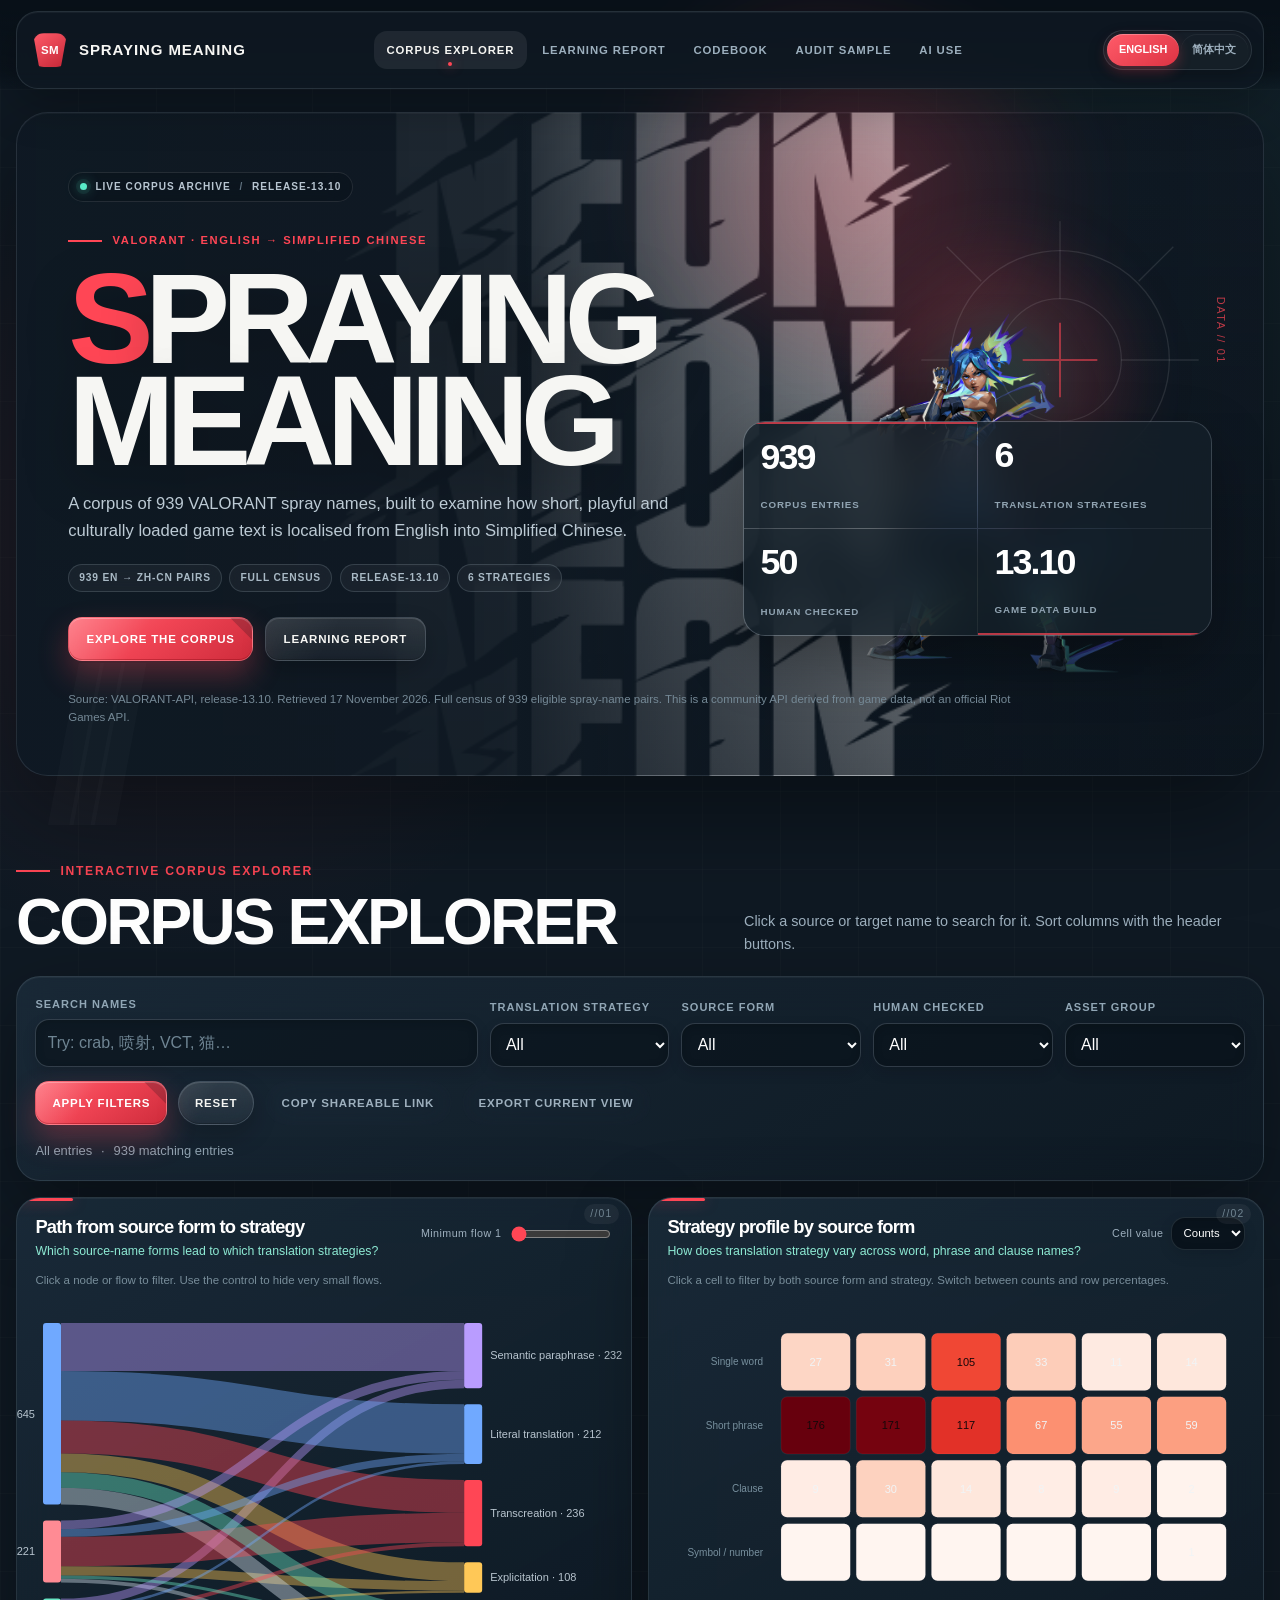
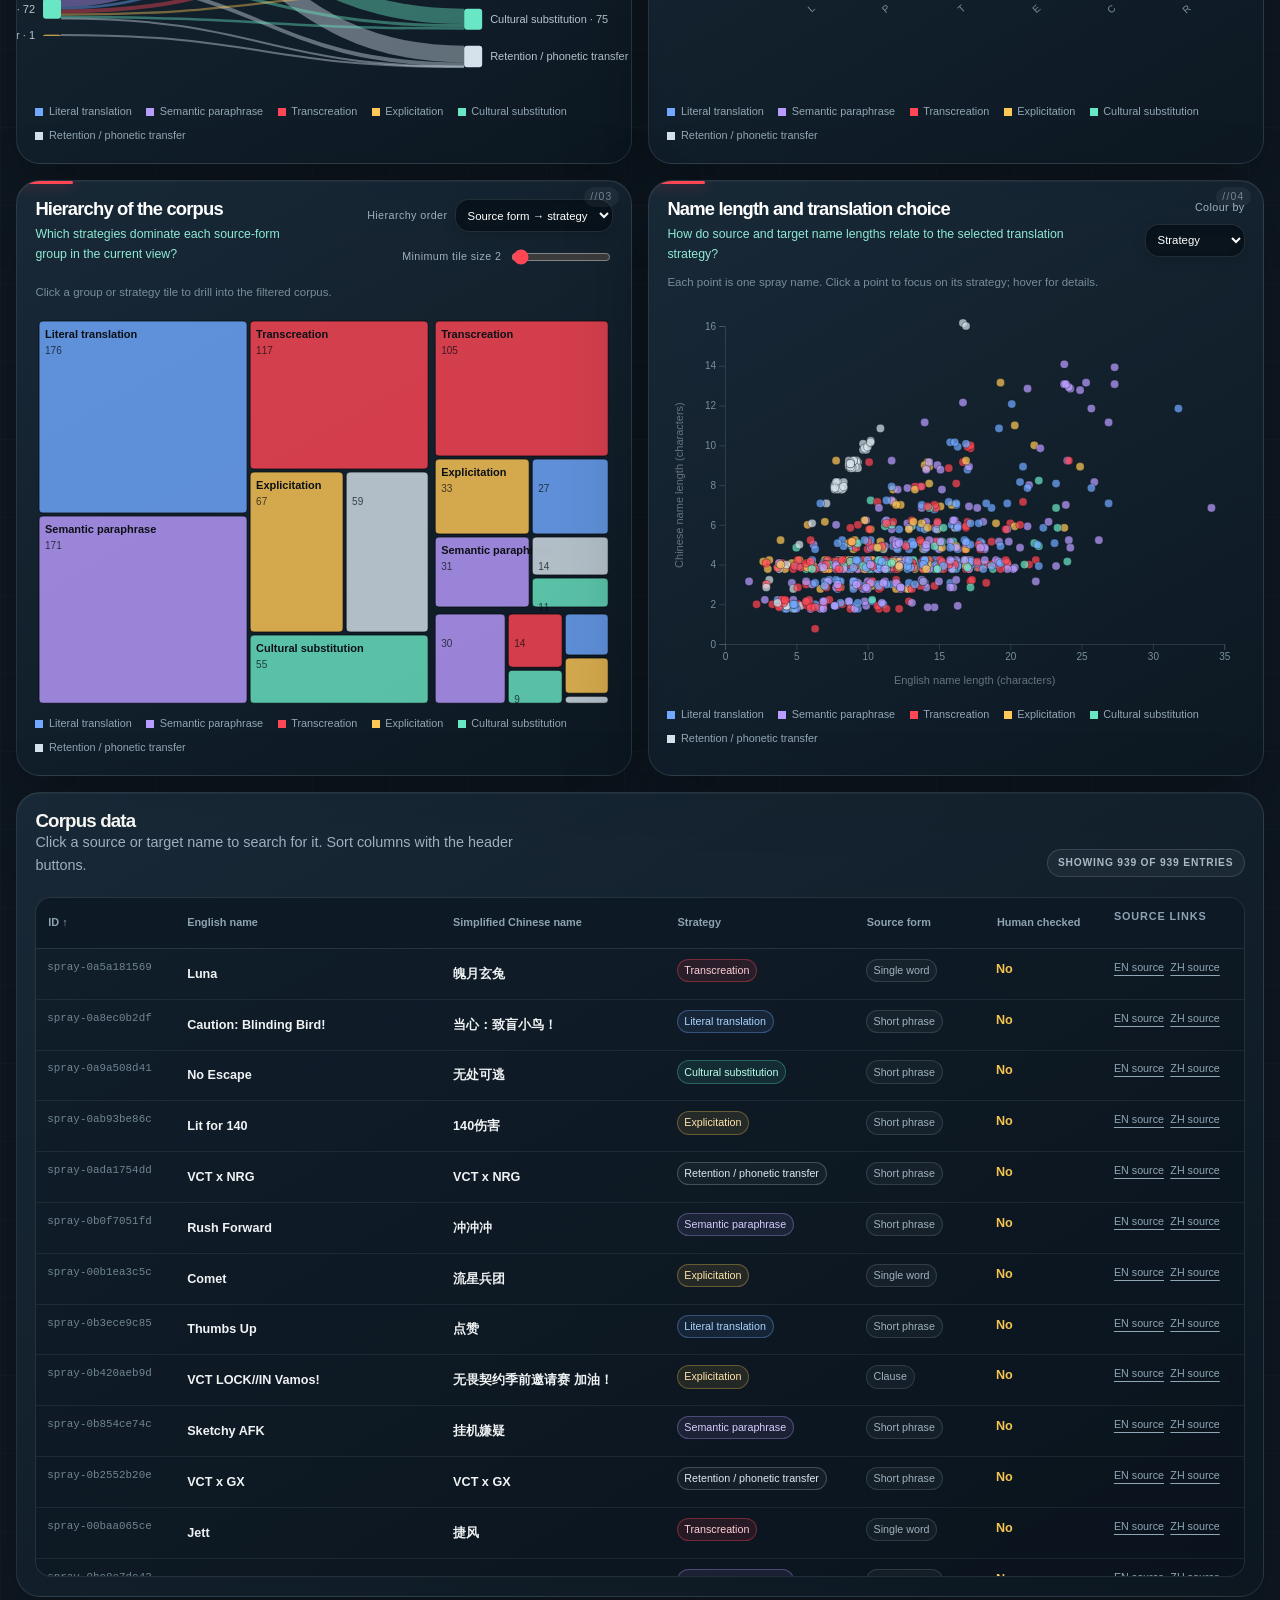
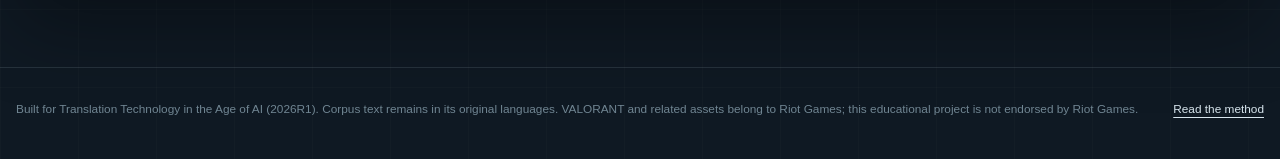
<file: index.html>
<!doctype html>
<html lang="en">
<head>
  <meta charset="utf-8">
  <meta name="viewport" content="width=device-width, initial-scale=1">
  <meta name="description" content="A bilingual interactive corpus explorer of 939 English to Simplified Chinese VALORANT spray names.">
  <title>Spraying Meaning · VALORANT Corpus Explorer</title>
  <link rel="icon" href="assets/favicon.svg" type="image/svg+xml">
  <link rel="stylesheet" href="assets/style.css?v=20261117-controls2">
  <link rel="stylesheet" href="assets/premium.css?v=20261117-controls2">
  <script src="assets/vendor/d3.v7.min.js" defer></script>
  <script src="assets/vendor/d3-sankey.min.js" defer></script>
  <script src="assets/i18n.js?v=20261117-controls2" defer></script>
  <script src="assets/app.js?v=20261117-controls2" defer></script>
</head>
<body data-lang="en">
  <a class="skip-link" href="#explorer" data-i18n="skip">Skip to content</a>
  <header class="site-header">
    <div class="container nav-shell">
      <a class="brand" href="index.html">
        <span class="brand-mark" aria-hidden="true">SM</span>
        <span class="brand-text" data-i18n="siteTitle">Spraying Meaning</span>
      </a>
      <nav class="main-nav" aria-label="Main navigation">
        <a href="index.html" aria-current="page" data-i18n="navExplorer">Corpus Explorer</a>
        <a href="report.html" data-i18n="navReport">Learning Report</a>
        <a href="codebook.html" data-i18n="navCodebook">Codebook</a>
        <a href="review.html" data-i18n="navAudit">Audit Sample</a>
        <a href="ai-use.html" data-i18n="navAI">AI Use</a>
      </nav>
      <div class="language-switch" role="group" aria-label="Language">
        <button type="button" data-lang-set="en" data-i18n-aria-label="languageLabel">English</button>
        <button type="button" data-lang-set="zh-Hans" data-i18n-aria-label="languageLabel">简体中文</button>
      </div>
    </div>
  </header>

  <main id="explorer">
    <section class="hero">
      <div class="container hero-grid">
        <div class="hero-copy">
          <div class="hero-status-line"><span class="live-dot" aria-hidden="true"></span><span data-i18n="liveArchive">Live corpus archive</span><span class="status-separator">/</span><span>release-13.10</span></div>
          <span class="eyebrow" data-i18n="heroEyebrow">VALORANT · English → Simplified Chinese</span>
          <h1><span data-i18n="heroTitle">Spraying Meaning</span></h1>
          <p class="hero-lead" data-i18n="heroLead">A corpus of 939 VALORANT spray names, built to examine how short, playful and culturally loaded game text is localised from English into Simplified Chinese.</p>
          <div class="hero-meta">
            <span class="pill">939 EN → zh-CN pairs</span>
            <span class="pill">full census</span>
            <span class="pill">release-13.10</span>
            <span class="pill">6 strategies</span>
          </div>
          <div class="hero-actions">
            <a class="button primary" href="#explorer-title" data-i18n="exploreCorpus">Explore the corpus</a>
            <a class="button glass" href="report.html" data-i18n="navReport">Learning Report</a>
          </div>
        </div>
        <div class="hero-side">
          <div class="hero-agent-glow" aria-hidden="true"></div>
          <img class="hero-agent" src="assets/neon-portrait.png" alt="" aria-hidden="true">
          <div class="hero-reticle" aria-hidden="true">
            <svg viewBox="0 0 240 240" role="presentation">
              <circle cx="120" cy="120" r="82"></circle>
              <circle cx="120" cy="120" r="46"></circle>
              <path d="M120 16v58M120 166v58M16 120h58M166 120h58"></path>
              <path class="reticle-accent" d="M120 92v56M92 120h56"></path>
              <path d="M35 35l26 26M179 179l26 26M205 35l-26 26M61 179l-26 26"></path>
            </svg>
            <span class="reticle-label">DATA // 01</span>
          </div>
          <div class="stats-grid" aria-label="Corpus statistics">
            <div class="stat-card"><div class="stat-value" id="populationCount">939</div><div class="stat-label" data-i18n="statEntries">corpus entries</div></div>
            <div class="stat-card"><div class="stat-value">6</div><div class="stat-label" data-i18n="statStrategies">translation strategies</div></div>
            <div class="stat-card"><div class="stat-value">50</div><div class="stat-label" data-i18n="statAudit">audit sample</div></div>
            <div class="stat-card"><div class="stat-value" id="gameVersion">13.10</div><div class="stat-label" data-i18n="statVersion">game data build</div></div>
          </div>
        </div>
      </div>
      <div class="container"><p class="data-note" data-i18n="dataNote">Source: VALORANT-API, release-13.10. Retrieved 17 November 2026. This is a community API derived from game data, not an official Riot Games API.</p></div>
    </section>

    <section class="section" aria-labelledby="explorer-title">
      <div class="container">
        <div class="section-heading">
          <div>
            <span class="kicker" data-i18n="explorerKicker">Interactive corpus explorer</span>
            <h2 id="explorer-title" data-i18n="navExplorer">Corpus Explorer</h2>
          </div>
          <p data-i18n="tableHelp">Click a source or target name to search for it. Sort columns with the header buttons.</p>
        </div>

        <div class="panel explorer-panel">
          <form id="filterForm" class="controls-grid" autocomplete="off">
            <div class="field">
              <label for="searchInput" data-i18n="searchLabel">Search names</label>
              <input id="searchInput" name="q" type="search" data-i18n-placeholder="searchPlaceholder" placeholder="Try: crab, 喷射, VCT, 猫…">
            </div>
            <div class="field">
              <label for="strategyFilter" data-i18n="filterStrategy">Translation strategy</label>
              <select id="strategyFilter" name="strategy"><option value="" data-i18n="all">All</option></select>
            </div>
            <div class="field">
              <label for="formFilter" data-i18n="filterForm">Source form</label>
              <select id="formFilter" name="form"><option value="" data-i18n="all">All</option></select>
            </div>
            <div class="field">
              <label for="checkedFilter" data-i18n="filterChecked">Human checked</label>
              <select id="checkedFilter" name="checked">
                <option value="" data-i18n="all">All</option>
                <option value="yes" data-i18n="checkedYes">Yes</option>
                <option value="no" data-i18n="checkedNo">No</option>
              </select>
            </div>
            <div class="field">
              <label for="groupFilter" data-i18n="filterGroup">Asset group</label>
              <select id="groupFilter" name="group"><option value="" data-i18n="all">All</option></select>
            </div>
          </form>
          <div class="control-actions">
            <button class="button primary" type="submit" form="filterForm" data-i18n="applyFilters">Apply filters</button>
            <button class="button" type="button" id="resetFilters" data-i18n="resetFilters">Reset</button>
            <button class="button ghost" type="button" id="copyView" data-i18n="copyView">Copy shareable link</button>
            <button class="button ghost" type="button" id="exportCsv" data-i18n="exportCsv">Export current view</button>
            <span id="copyStatus" class="sr-only" role="status"></span>
          </div>
          <div class="status-row">
            <span id="activeFilters" data-i18n="noActiveFilters">All entries</span>
            <span aria-hidden="true">·</span>
            <span id="resultsCount">939</span>
          </div>
        </div>

        <div class="viz-grid">
          <article class="panel viz-card">
            <div class="viz-head">
              <div>
                <h3 data-i18n="chartSankeyTitle">Path from source form to strategy</h3>
                <p class="viz-question" data-i18n="chartSankeyQuestion">Which source-name forms lead to which translation strategies?</p>
              </div>
              <div class="viz-controls">
                <label for="minFlow"><span data-i18n="minFlow">Minimum flow</span> <output id="minFlowValue">1</output></label>
                <input id="minFlow" type="range" min="1" max="25" step="1" value="1">
              </div>
            </div>
            <p class="viz-help" data-i18n="chartSankeyHelp">Click a node or flow to filter. Use the control to hide very small flows.</p>
            <div id="sankeyChart" class="chart-shell" role="img" aria-label="Sankey diagram of source forms and translation strategies"></div>
          </article>

          <article class="panel viz-card">
            <div class="viz-head">
              <div>
                <h3 data-i18n="chartHeatmapTitle">Strategy profile by source form</h3>
                <p class="viz-question" data-i18n="chartHeatmapQuestion">How does translation strategy vary across word, phrase and clause names?</p>
              </div>
              <div class="viz-controls">
                <label for="heatmapMode" data-i18n="valueMode">Cell value</label>
                <select id="heatmapMode">
                  <option value="count" data-i18n="counts">Counts</option>
                  <option value="percent" data-i18n="rowPercent">Row %</option>
                </select>
              </div>
            </div>
            <p class="viz-help" data-i18n="chartHeatmapHelp">Click a cell to filter by both source form and strategy. Switch between counts and row percentages.</p>
            <div id="heatmapChart" class="chart-shell" role="img" aria-label="Heatmap of source forms by translation strategy"></div>
          </article>

          <article class="panel viz-card">
            <div class="viz-head">
              <div>
                <h3 data-i18n="chartTreemapTitle">Hierarchy of the corpus</h3>
                <p class="viz-question" data-i18n="chartTreemapQuestion">Which strategies dominate each source-form group in the current view?</p>
              </div>
              <div class="viz-controls">
                <label for="hierarchyMode" data-i18n="hierarchyMode">Hierarchy order</label>
                <select id="hierarchyMode">
                  <option value="form-strategy" data-i18n="formThenStrategy">Source form → strategy</option>
                  <option value="strategy-form" data-i18n="strategyThenForm">Strategy → source form</option>
                </select>
                <label for="minTile"><span data-i18n="minEntries">Minimum tile size</span> <output id="minTileValue">2</output></label>
                <input id="minTile" type="range" min="1" max="40" step="1" value="2">
              </div>
            </div>
            <p class="viz-help" data-i18n="chartTreemapHelp">Click a group or strategy tile to drill into the filtered corpus.</p>
            <div id="treemapChart" class="chart-shell" role="img" aria-label="Treemap of source forms and translation strategies"></div>
          </article>

          <article class="panel viz-card">
            <div class="viz-head">
              <div>
                <h3 data-i18n="chartScatterTitle">Name length and translation choice</h3>
                <p class="viz-question" data-i18n="chartScatterQuestion">How do source and target name lengths relate to the selected translation strategy?</p>
              </div>
              <div class="viz-controls">
                <label for="scatterColor" data-i18n="colorBy">Colour by</label>
                <select id="scatterColor">
                  <option value="strategy" data-i18n="strategy">Strategy</option>
                  <option value="form" data-i18n="sourceForm">Source form</option>
                </select>
              </div>
            </div>
            <p class="viz-help" data-i18n="chartScatterHelp">Each point is one spray name. Click a point to focus on its strategy; hover for details.</p>
            <div id="scatterChart" class="chart-shell" role="img" aria-label="Scatter plot of English and Chinese name lengths"></div>
          </article>
        </div>

        <section class="panel table-panel" aria-labelledby="tableTitle">
          <div class="section-heading">
            <div>
              <h3 id="tableTitle" data-i18n="tableTitle">Corpus data</h3>
              <p data-i18n="tableHelp">Click a source or target name to search for it. Sort columns with the header buttons.</p>
            </div>
            <span id="showingCount" class="pill">Showing 939 of 939 entries</span>
          </div>
          <div class="table-wrap">
            <table id="corpusTable">
              <thead>
                <tr>
                  <th><button type="button" data-sort="id" data-i18n="colId">ID</button></th>
                  <th><button type="button" data-sort="source_core" data-i18n="colSource">English name</button></th>
                  <th><button type="button" data-sort="target_core" data-i18n="colTarget">Simplified Chinese name</button></th>
                  <th><button type="button" data-sort="strategy" data-i18n="colStrategy">Strategy</button></th>
                  <th><button type="button" data-sort="source_form" data-i18n="colForm">Source form</button></th>
                  <th><button type="button" data-sort="human_checked" data-i18n="colChecked">Human checked</button></th>
                  <th data-i18n="colLinks">Source links</th>
                </tr>
              </thead>
              <tbody id="tableBody"><tr id="loadingRow"><td colspan="7"><span class="loading-mark" aria-hidden="true"></span> <span data-i18n="loadingCorpus">Loading corpus…</span></td></tr></tbody>
            </table>
          </div>
          <p id="emptyState" class="empty-state" hidden data-i18n="noResults">No entries match these filters.</p>
        </section>
      </div>
    </section>
  </main>

  <footer class="footer">
    <div class="container footer-inner">
      <span data-i18n="footerNote">Built for Translation Technology in the Age of AI (2026R1). Corpus text remains in its original languages.</span>
      <a href="report.html#method" data-i18n="methodShort">Read the method</a>
    </div>
  </footer>
  <div id="chartTooltip" class="chart-tooltip" role="status" aria-live="polite"></div>
  <noscript>This explorer requires JavaScript.</noscript>
</body>
</html>
</file>
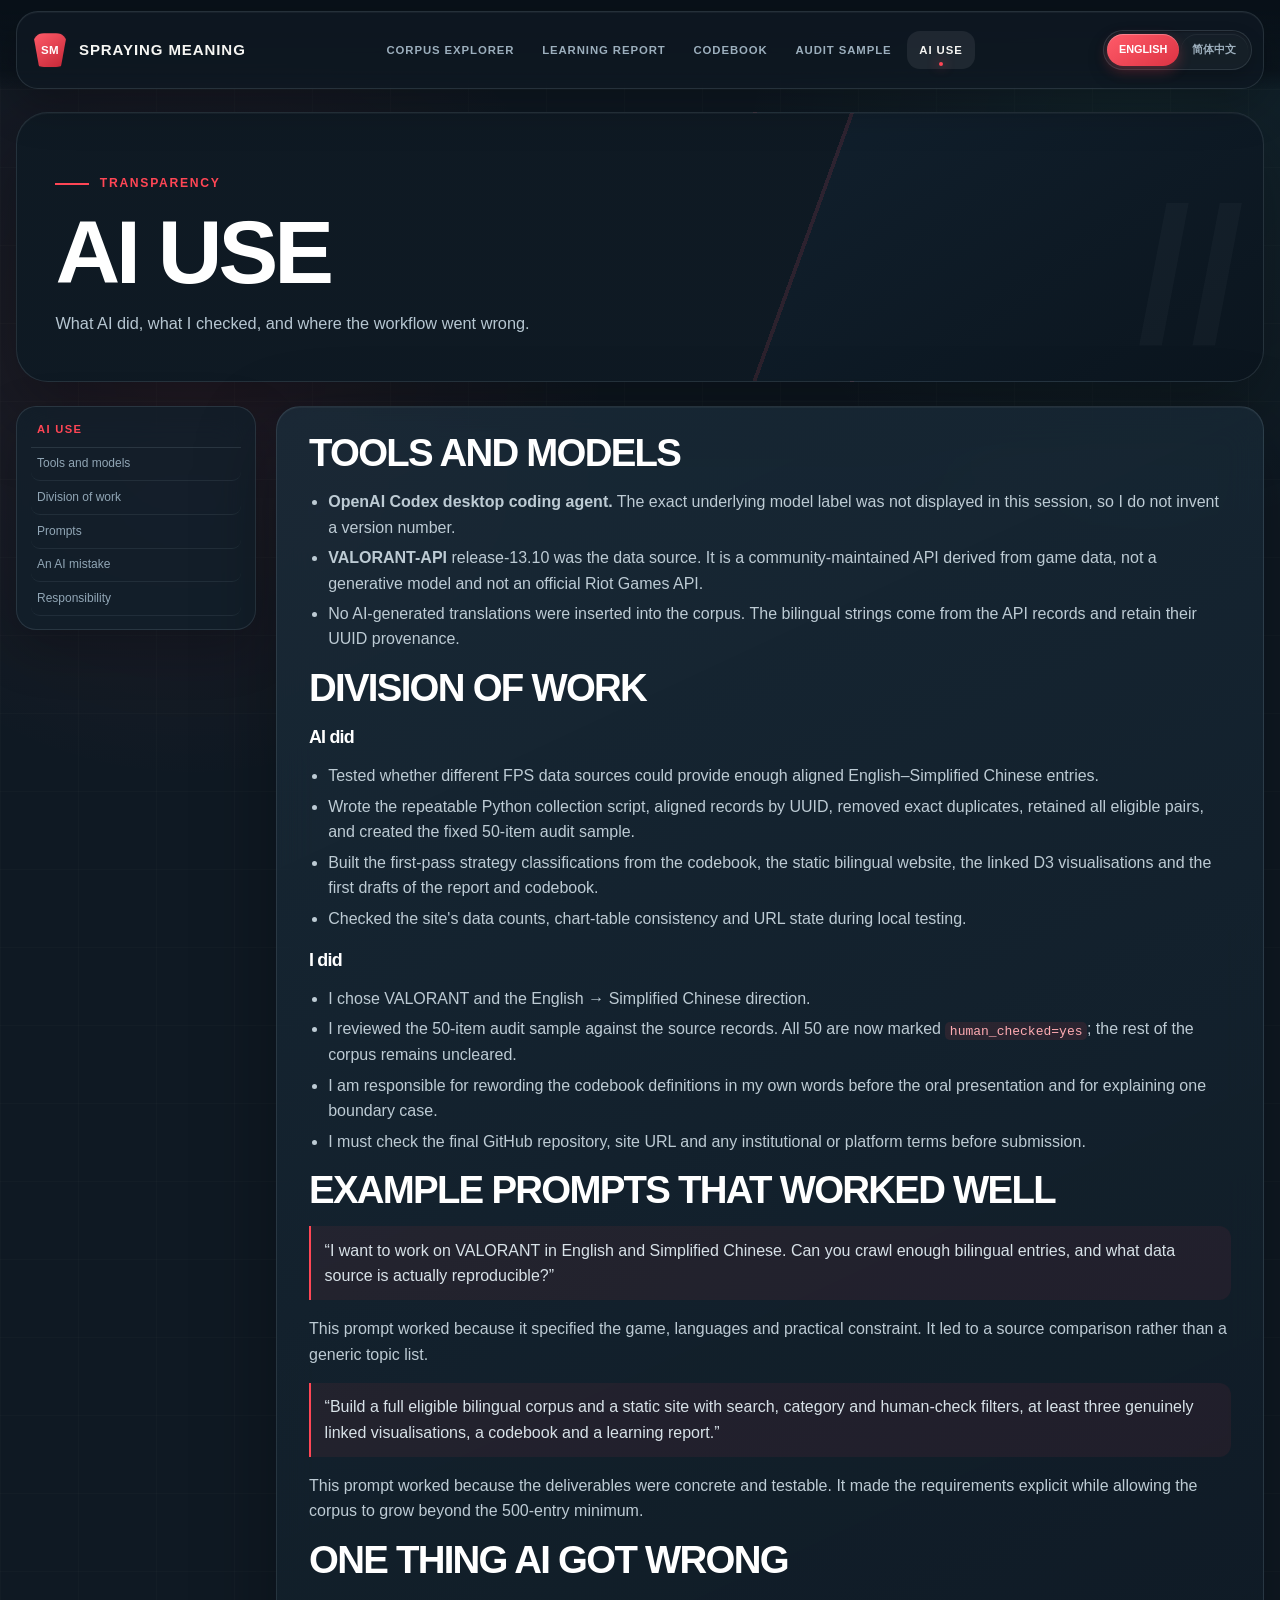
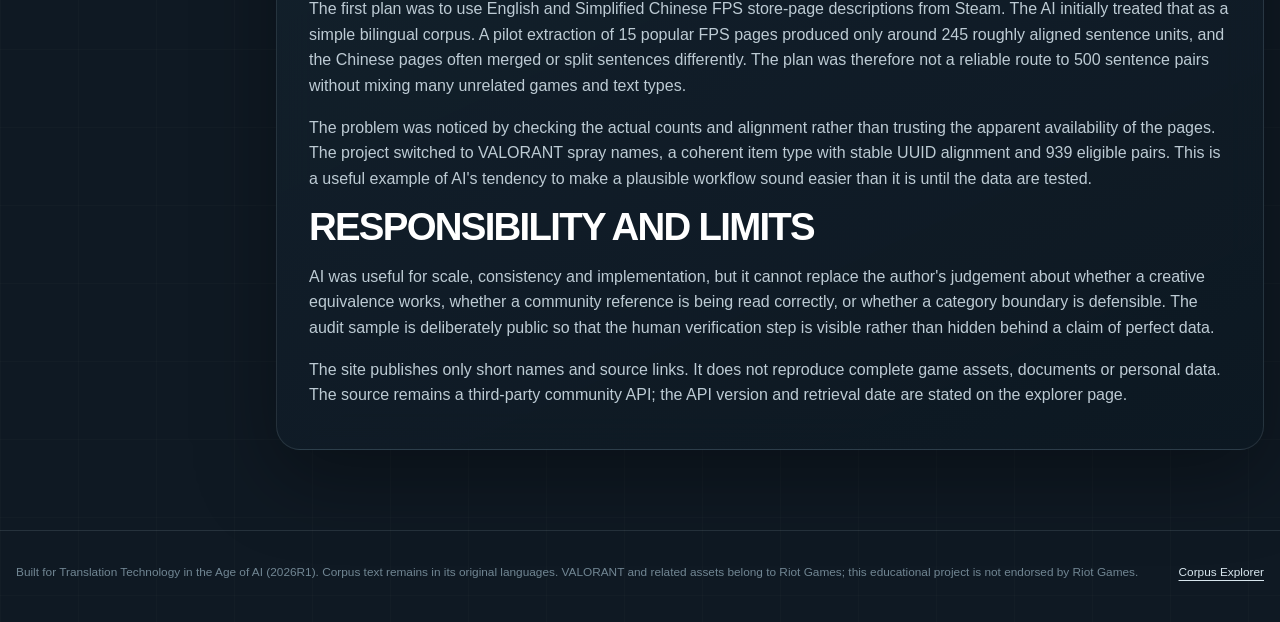
<file: ai-use.html>
<!doctype html>
<html lang="en">
<head>
  <meta charset="utf-8">
  <meta name="viewport" content="width=device-width, initial-scale=1">
  <meta name="description" content="AI use declaration for the VALORANT spray-name corpus project.">
  <title>AI Use Declaration · Spraying Meaning</title>
  <link rel="icon" href="assets/favicon.svg" type="image/svg+xml">
  <link rel="stylesheet" href="assets/style.css?v=20261117-controls2">
  <link rel="stylesheet" href="assets/premium.css?v=20261117-controls2">
  <script src="assets/i18n.js?v=20261117-controls2" defer></script>
</head>
<body data-lang="en">
  <a class="skip-link" href="#ai" data-i18n="skip">Skip to content</a>
  <header class="site-header">
    <div class="container nav-shell">
      <a class="brand" href="index.html"><span class="brand-mark" aria-hidden="true">SM</span><span class="brand-text" data-i18n="siteTitle">Spraying Meaning</span></a>
      <nav class="main-nav" aria-label="Main navigation">
        <a href="index.html" data-i18n="navExplorer">Corpus Explorer</a>
        <a href="report.html" data-i18n="navReport">Learning Report</a>
        <a href="codebook.html" data-i18n="navCodebook">Codebook</a>
        <a href="review.html" data-i18n="navAudit">Audit Sample</a>
        <a href="ai-use.html" aria-current="page" data-i18n="navAI">AI Use</a>
      </nav>
      <div class="language-switch" role="group" aria-label="Language">
        <button type="button" data-lang-set="en" data-i18n-aria-label="languageLabel">English</button>
        <button type="button" data-lang-set="zh-Hans" data-i18n-aria-label="languageLabel">简体中文</button>
      </div>
    </div>
  </header>

  <main id="ai" class="container">
    <section class="page-hero">
      <span class="kicker" data-i18n="aiKicker">Transparency</span>
      <h1 data-i18n="navAI">AI Use Declaration</h1>
      <p data-i18n="aiLead">What AI did, what I checked, and where the workflow went wrong.</p>
    </section>

    <div class="doc-layout">
      <aside class="panel doc-nav">
        <h2 data-i18n="navAI">AI Use</h2>
        <a href="#tools" data-i18n="aiTools">Tools and models</a>
        <a href="#division" data-i18n="aiDivision">Division of work</a>
        <a href="#prompts" data-i18n="aiPrompts">Prompts</a>
        <a href="#error" data-i18n="aiError">An AI mistake</a>
        <a href="#responsible" data-i18n="aiResponsibility">Responsibility</a>
      </aside>

      <article class="panel doc-body">
        <div data-lang-pane="en">
          <section id="tools">
            <h2>Tools and models</h2>
            <ul>
              <li><strong>OpenAI Codex desktop coding agent.</strong> The exact underlying model label was not displayed in this session, so I do not invent a version number.</li>
              <li><strong>VALORANT-API</strong> release-13.10 was the data source. It is a community-maintained API derived from game data, not a generative model and not an official Riot Games API.</li>
              <li>No AI-generated translations were inserted into the corpus. The bilingual strings come from the API records and retain their UUID provenance.</li>
            </ul>
          </section>

          <section id="division">
            <h2>Division of work</h2>
            <h3>AI did</h3>
            <ul>
              <li>Tested whether different FPS data sources could provide enough aligned English–Simplified Chinese entries.</li>
              <li>Wrote the repeatable Python collection script, aligned records by UUID, removed exact duplicates, retained all eligible pairs, and created the fixed 50-item audit sample.</li>
              <li>Built the first-pass strategy classifications from the codebook, the static bilingual website, the linked D3 visualisations and the first drafts of the report and codebook.</li>
              <li>Checked the site's data counts, chart-table consistency and URL state during local testing.</li>
            </ul>
            <h3>I did</h3>
            <ul>
              <li>I chose VALORANT and the English → Simplified Chinese direction.</li>
              <li>I reviewed the 50-item audit sample against the source records. All 50 are now marked <code>human_checked=yes</code>; the rest of the corpus remains uncleared.</li>
              <li>I am responsible for rewording the codebook definitions in my own words before the oral presentation and for explaining one boundary case.</li>
              <li>I must check the final GitHub repository, site URL and any institutional or platform terms before submission.</li>
            </ul>
          </section>

          <section id="prompts">
            <h2>Example prompts that worked well</h2>
            <blockquote>“I want to work on VALORANT in English and Simplified Chinese. Can you crawl enough bilingual entries, and what data source is actually reproducible?”</blockquote>
            <p>This prompt worked because it specified the game, languages and practical constraint. It led to a source comparison rather than a generic topic list.</p>
            <blockquote>“Build a full eligible bilingual corpus and a static site with search, category and human-check filters, at least three genuinely linked visualisations, a codebook and a learning report.”</blockquote>
            <p>This prompt worked because the deliverables were concrete and testable. It made the requirements explicit while allowing the corpus to grow beyond the 500-entry minimum.</p>
          </section>

          <section id="error">
            <h2>One thing AI got wrong</h2>
            <p>The first plan was to use English and Simplified Chinese FPS store-page descriptions from Steam. The AI initially treated that as a simple bilingual corpus. A pilot extraction of 15 popular FPS pages produced only around 245 roughly aligned sentence units, and the Chinese pages often merged or split sentences differently. The plan was therefore not a reliable route to 500 sentence pairs without mixing many unrelated games and text types.</p>
            <p>The problem was noticed by checking the actual counts and alignment rather than trusting the apparent availability of the pages. The project switched to VALORANT spray names, a coherent item type with stable UUID alignment and 939 eligible pairs. This is a useful example of AI's tendency to make a plausible workflow sound easier than it is until the data are tested.</p>
          </section>

          <section id="responsible">
            <h2>Responsibility and limits</h2>
            <p>AI was useful for scale, consistency and implementation, but it cannot replace the author's judgement about whether a creative equivalence works, whether a community reference is being read correctly, or whether a category boundary is defensible. The audit sample is deliberately public so that the human verification step is visible rather than hidden behind a claim of perfect data.</p>
            <p>The site publishes only short names and source links. It does not reproduce complete game assets, documents or personal data. The source remains a third-party community API; the API version and retrieval date are stated on the explorer page.</p>
          </section>
        </div>

        <div data-lang-pane="zh-Hans" hidden>
          <section>
            <h2>工具与模型</h2>
            <ul>
              <li><strong>OpenAI Codex 桌面编码代理。</strong>本次工作阶段未显示底层模型的确切版本名称，因此不虚构版本号。</li>
              <li><strong>VALORANT-API</strong> release-13.10 为数据来源。它是由游戏数据衍生的社群 API，不是生成式模型，也不是 Riot Games 官方 API。</li>
              <li>语料没有插入 AI 生成的译文。所有英中字串均来自 API 记录，并保留 UUID 来源。</li>
            </ul>
          </section>

          <section>
            <h2>工作分工</h2>
            <h3>AI 完成</h3>
            <ul>
              <li>测试不同 FPS 数据来源能否提供足够的英中对齐条目。</li>
              <li>撰写可重复执行的 Python 收集脚本，以 UUID 对齐记录、移除精确重复、保留全部合格配对，并建立固定 50 条抽查样本。</li>
              <li>依标注手册完成首轮策略分类，建立双语静态网站、联动 D3 视觉化，以及报告与标注手册初稿。</li>
              <li>在本地测试中检查数据数目、图表与表格一致性，以及 URL 状态。</li>
            </ul>
            <h3>我完成</h3>
            <ul>
              <li>我选择 VALORANT 及英文 → 简体中文方向。</li>
              <li>我已依来源记录核查 50 条抽查样本；这 50 条现已标记为 <code>human_checked=yes</code>，其余语料仍保持未人工核查状态。</li>
              <li>我负责在口头报告前用自己的文字改写标注手册定义，并能解释一个边界案例。</li>
              <li>我必须在提交前检查最终 GitHub 仓库、网站网址，以及平台与课程相关条款。</li>
            </ul>
          </section>

          <section>
            <h2>有效的提示例子</h2>
            <blockquote>「我想做 VALORANT，英文和简体中文。你能爬够双语条目吗？哪个数据来源真正可重现？」</blockquote>
            <p>这个提示有效，因为它指明游戏、语言与实际限制，促使 AI 比较数据来源，而不是只给泛泛题目。</p>
            <blockquote>「建立全量合格双语语料和静态网站，包含搜索、类别与人工核查筛选、至少三个真正联动的可视化、标注手册和学习报告。」</blockquote>
            <p>这个提示有效，因为交付物具体且可测试，同时允许语料规模超过 500 条最低要求。</p>
          </section>

          <section>
            <h2>AI 犯过的一个错误</h2>
            <p>最初计划是使用 Steam 上 FPS 游戏的英文与简中商店页描述。AI 起初把它视为简单的双语语料库。但试验性抽取 15 款热门 FPS 页面后，只得到约 245 个粗略对齐的句子单位，而且中文页面经常合并或拆分句子。若不混合大量无关游戏与文本类型，这并不是稳定取得 500 对句子的方案。</p>
            <p>问题是在检查实际数量与对齐质量后发现的，而不是只相信页面表面上有很多文字。项目因此改用 VALORANT 喷漆名称：类型一致、UUID 对齐稳定，并有 939 个合格配对。这也说明 AI 容易把看似可行的流程说得比实际简单，直到数据被真正测试。</p>
          </section>

          <section>
            <h2>责任与限制</h2>
            <p>AI 在规模、一致性与实作方面有帮助，但不能取代作者判断：某个创意对应是否成立、某个社群引用是否理解正确、某个类别边界是否站得住脚。抽查样本刻意公开，让人工核查步骤可见，而不是隐藏在「数据完美」的宣称背后。</p>
            <p>网站只发布短名称与来源链接，不重制完整游戏资产、文件或个人数据。来源为第三方社群 API；探勘页已列明 API 版本与采集日期。</p>
          </section>
        </div>
      </article>
    </div>
  </main>

  <footer class="footer">
    <div class="container footer-inner">
      <span data-i18n="footerNote">Built for Translation Technology in the Age of AI (2026R1). Corpus text remains in its original languages.</span>
      <a href="index.html" data-i18n="navExplorer">Corpus Explorer</a>
    </div>
  </footer>
</body>
</html>
</file>
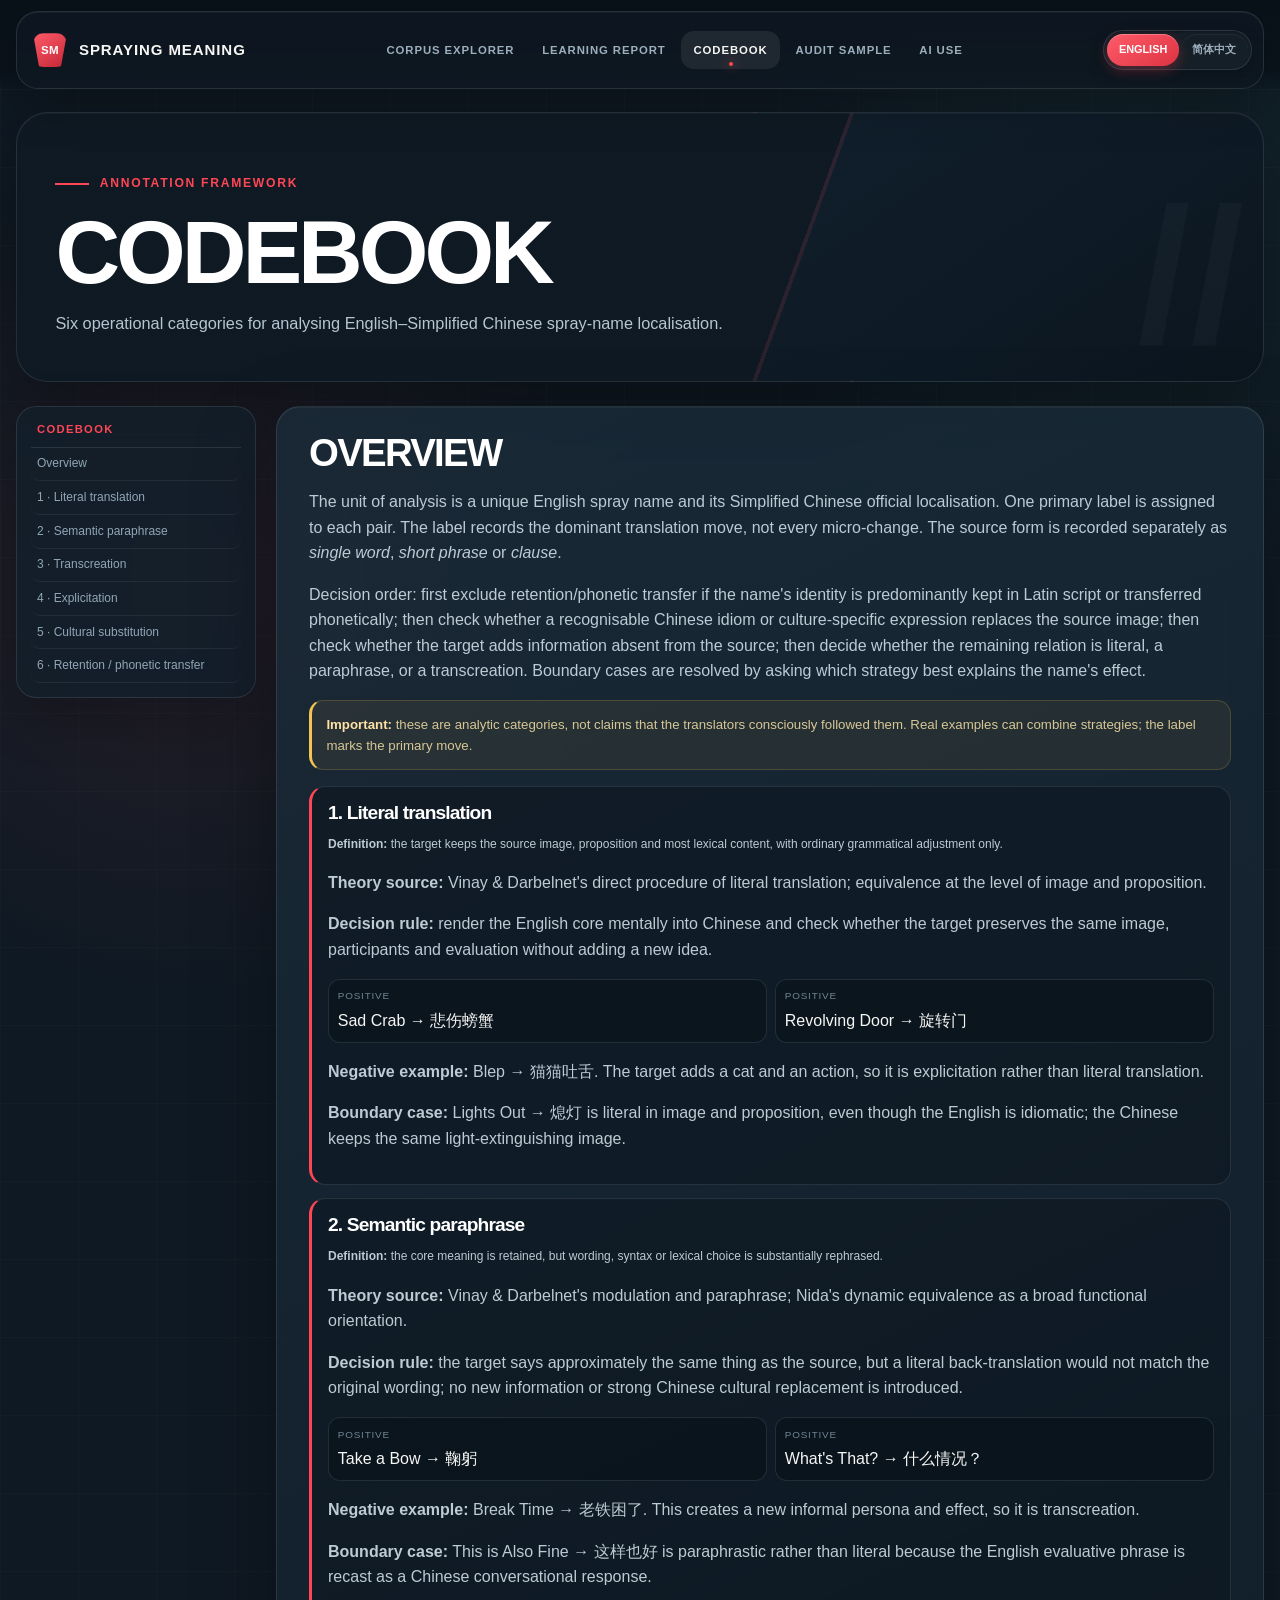
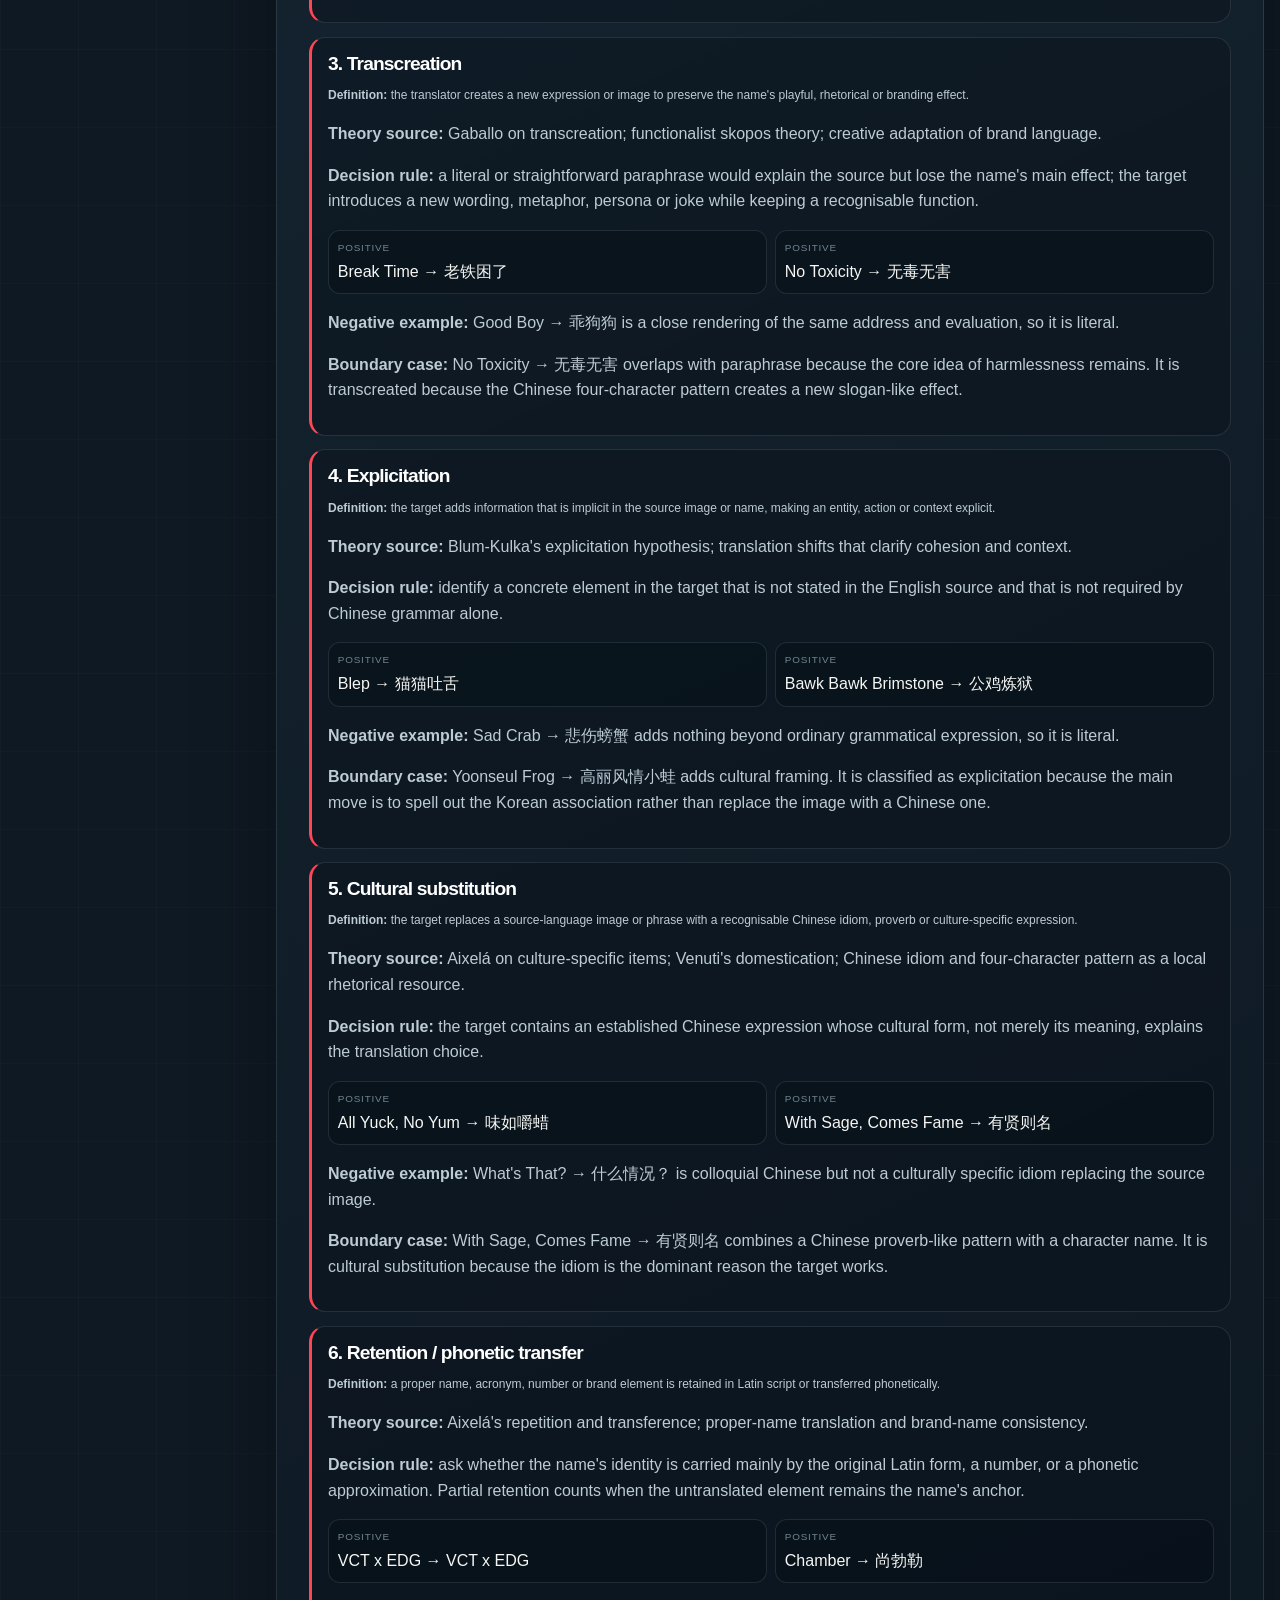
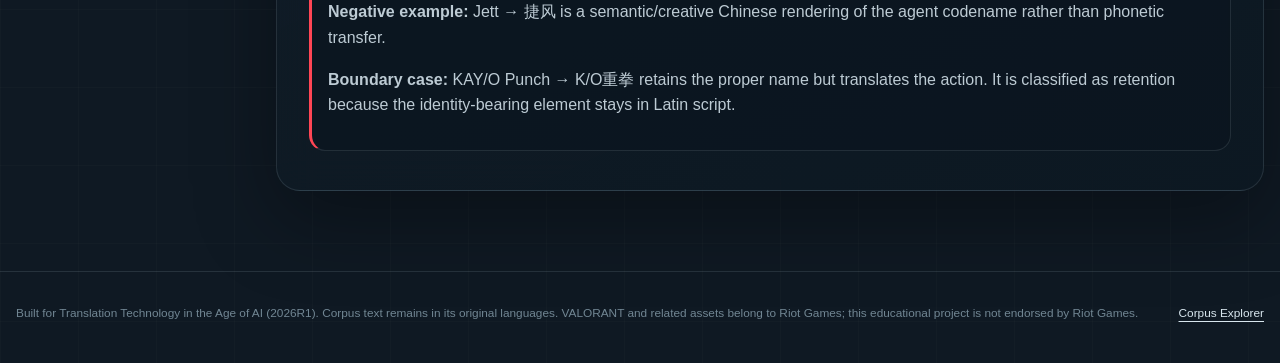
<file: codebook.html>
<!doctype html>
<html lang="en">
<head>
  <meta charset="utf-8">
  <meta name="viewport" content="width=device-width, initial-scale=1">
  <meta name="description" content="Bilingual codebook for the VALORANT spray-name translation corpus.">
  <title>Codebook · Spraying Meaning</title>
  <link rel="icon" href="assets/favicon.svg" type="image/svg+xml">
  <link rel="stylesheet" href="assets/style.css?v=20261117-controls2">
  <link rel="stylesheet" href="assets/premium.css?v=20261117-controls2">
  <script src="assets/i18n.js?v=20261117-controls2" defer></script>
</head>
<body data-lang="en">
  <a class="skip-link" href="#codebook" data-i18n="skip">Skip to content</a>
  <header class="site-header">
    <div class="container nav-shell">
      <a class="brand" href="index.html"><span class="brand-mark" aria-hidden="true">SM</span><span class="brand-text" data-i18n="siteTitle">Spraying Meaning</span></a>
      <nav class="main-nav" aria-label="Main navigation">
        <a href="index.html" data-i18n="navExplorer">Corpus Explorer</a>
        <a href="report.html" data-i18n="navReport">Learning Report</a>
        <a href="codebook.html" aria-current="page" data-i18n="navCodebook">Codebook</a>
        <a href="review.html" data-i18n="navAudit">Audit Sample</a>
        <a href="ai-use.html" data-i18n="navAI">AI Use</a>
      </nav>
      <div class="language-switch" role="group" aria-label="Language">
        <button type="button" data-lang-set="en" data-i18n-aria-label="languageLabel">English</button>
        <button type="button" data-lang-set="zh-Hans" data-i18n-aria-label="languageLabel">简体中文</button>
      </div>
    </div>
  </header>

  <main id="codebook" class="container">
    <section class="page-hero">
      <span class="kicker" data-i18n="codebookKicker">Annotation framework</span>
      <h1 data-i18n="navCodebook">Codebook</h1>
      <p data-i18n="codebookLead">Six operational categories for analysing English–Simplified Chinese spray-name localisation.</p>
    </section>

    <div class="doc-layout">
      <aside class="panel doc-nav">
        <h2 data-i18n="navCodebook">Codebook</h2>
        <a href="#overview" data-i18n="codebookOverview">Overview</a>
        <a href="#literal" data-i18n="catLiteral">1 · Literal translation</a>
        <a href="#paraphrase" data-i18n="catParaphrase">2 · Semantic paraphrase</a>
        <a href="#transcreation" data-i18n="catTranscreation">3 · Transcreation</a>
        <a href="#explicitation" data-i18n="catExplicitation">4 · Explicitation</a>
        <a href="#cultural" data-i18n="catCultural">5 · Cultural substitution</a>
        <a href="#retention" data-i18n="catRetention">6 · Retention / phonetic transfer</a>
      </aside>

      <article class="panel doc-body">
        <div data-lang-pane="en">
          <section id="overview">
            <h2>Overview</h2>
            <p>The unit of analysis is a unique English spray name and its Simplified Chinese official localisation. One primary label is assigned to each pair. The label records the dominant translation move, not every micro-change. The source form is recorded separately as <em>single word</em>, <em>short phrase</em> or <em>clause</em>.</p>
            <p>Decision order: first exclude retention/phonetic transfer if the name's identity is predominantly kept in Latin script or transferred phonetically; then check whether a recognisable Chinese idiom or culture-specific expression replaces the source image; then check whether the target adds information absent from the source; then decide whether the remaining relation is literal, a paraphrase, or a transcreation. Boundary cases are resolved by asking which strategy best explains the name's effect.</p>
            <div class="notice"><strong>Important:</strong> these are analytic categories, not claims that the translators consciously followed them. Real examples can combine strategies; the label marks the primary move.</div>
          </section>

          <section id="literal">
            <div class="codebook-entry">
              <h3>1. Literal translation</h3>
              <p class="codebook-meta"><strong>Definition:</strong> the target keeps the source image, proposition and most lexical content, with ordinary grammatical adjustment only.</p>
              <p><strong>Theory source:</strong> Vinay &amp; Darbelnet's direct procedure of literal translation; equivalence at the level of image and proposition.</p>
              <p><strong>Decision rule:</strong> render the English core mentally into Chinese and check whether the target preserves the same image, participants and evaluation without adding a new idea.</p>
              <div class="example-pair"><div><small>Positive</small>Sad Crab → 悲伤螃蟹</div><div><small>Positive</small>Revolving Door → 旋转门</div></div>
              <p><strong>Negative example:</strong> Blep → 猫猫吐舌. The target adds a cat and an action, so it is explicitation rather than literal translation.</p>
              <p><strong>Boundary case:</strong> Lights Out → 熄灯 is literal in image and proposition, even though the English is idiomatic; the Chinese keeps the same light-extinguishing image.</p>
            </div>
          </section>

          <section id="paraphrase">
            <div class="codebook-entry">
              <h3>2. Semantic paraphrase</h3>
              <p class="codebook-meta"><strong>Definition:</strong> the core meaning is retained, but wording, syntax or lexical choice is substantially rephrased.</p>
              <p><strong>Theory source:</strong> Vinay &amp; Darbelnet's modulation and paraphrase; Nida's dynamic equivalence as a broad functional orientation.</p>
              <p><strong>Decision rule:</strong> the target says approximately the same thing as the source, but a literal back-translation would not match the original wording; no new information or strong Chinese cultural replacement is introduced.</p>
              <div class="example-pair"><div><small>Positive</small>Take a Bow → 鞠躬</div><div><small>Positive</small>What's That? → 什么情况？</div></div>
              <p><strong>Negative example:</strong> Break Time → 老铁困了. This creates a new informal persona and effect, so it is transcreation.</p>
              <p><strong>Boundary case:</strong> This is Also Fine → 这样也好 is paraphrastic rather than literal because the English evaluative phrase is recast as a Chinese conversational response.</p>
            </div>
          </section>

          <section id="transcreation">
            <div class="codebook-entry">
              <h3>3. Transcreation</h3>
              <p class="codebook-meta"><strong>Definition:</strong> the translator creates a new expression or image to preserve the name's playful, rhetorical or branding effect.</p>
              <p><strong>Theory source:</strong> Gaballo on transcreation; functionalist skopos theory; creative adaptation of brand language.</p>
              <p><strong>Decision rule:</strong> a literal or straightforward paraphrase would explain the source but lose the name's main effect; the target introduces a new wording, metaphor, persona or joke while keeping a recognisable function.</p>
              <div class="example-pair"><div><small>Positive</small>Break Time → 老铁困了</div><div><small>Positive</small>No Toxicity → 无毒无害</div></div>
              <p><strong>Negative example:</strong> Good Boy → 乖狗狗 is a close rendering of the same address and evaluation, so it is literal.</p>
              <p><strong>Boundary case:</strong> No Toxicity → 无毒无害 overlaps with paraphrase because the core idea of harmlessness remains. It is transcreated because the Chinese four-character pattern creates a new slogan-like effect.</p>
            </div>
          </section>

          <section id="explicitation">
            <div class="codebook-entry">
              <h3>4. Explicitation</h3>
              <p class="codebook-meta"><strong>Definition:</strong> the target adds information that is implicit in the source image or name, making an entity, action or context explicit.</p>
              <p><strong>Theory source:</strong> Blum-Kulka's explicitation hypothesis; translation shifts that clarify cohesion and context.</p>
              <p><strong>Decision rule:</strong> identify a concrete element in the target that is not stated in the English source and that is not required by Chinese grammar alone.</p>
              <div class="example-pair"><div><small>Positive</small>Blep → 猫猫吐舌</div><div><small>Positive</small>Bawk Bawk Brimstone → 公鸡炼狱</div></div>
              <p><strong>Negative example:</strong> Sad Crab → 悲伤螃蟹 adds nothing beyond ordinary grammatical expression, so it is literal.</p>
              <p><strong>Boundary case:</strong> Yoonseul Frog → 高丽风情小蛙 adds cultural framing. It is classified as explicitation because the main move is to spell out the Korean association rather than replace the image with a Chinese one.</p>
            </div>
          </section>

          <section id="cultural">
            <div class="codebook-entry">
              <h3>5. Cultural substitution</h3>
              <p class="codebook-meta"><strong>Definition:</strong> the target replaces a source-language image or phrase with a recognisable Chinese idiom, proverb or culture-specific expression.</p>
              <p><strong>Theory source:</strong> Aixelá on culture-specific items; Venuti's domestication; Chinese idiom and four-character pattern as a local rhetorical resource.</p>
              <p><strong>Decision rule:</strong> the target contains an established Chinese expression whose cultural form, not merely its meaning, explains the translation choice.</p>
              <div class="example-pair"><div><small>Positive</small>All Yuck, No Yum → 味如嚼蜡</div><div><small>Positive</small>With Sage, Comes Fame → 有贤则名</div></div>
              <p><strong>Negative example:</strong> What's That? → 什么情况？ is colloquial Chinese but not a culturally specific idiom replacing the source image.</p>
              <p><strong>Boundary case:</strong> With Sage, Comes Fame → 有贤则名 combines a Chinese proverb-like pattern with a character name. It is cultural substitution because the idiom is the dominant reason the target works.</p>
            </div>
          </section>

          <section id="retention">
            <div class="codebook-entry">
              <h3>6. Retention / phonetic transfer</h3>
              <p class="codebook-meta"><strong>Definition:</strong> a proper name, acronym, number or brand element is retained in Latin script or transferred phonetically.</p>
              <p><strong>Theory source:</strong> Aixelá's repetition and transference; proper-name translation and brand-name consistency.</p>
              <p><strong>Decision rule:</strong> ask whether the name's identity is carried mainly by the original Latin form, a number, or a phonetic approximation. Partial retention counts when the untranslated element remains the name's anchor.</p>
              <div class="example-pair"><div><small>Positive</small>VCT x EDG → VCT x EDG</div><div><small>Positive</small>Chamber → 尚勃勒</div></div>
              <p><strong>Negative example:</strong> Jett → 捷风 is a semantic/creative Chinese rendering of the agent codename rather than phonetic transfer.</p>
              <p><strong>Boundary case:</strong> KAY/O Punch → K/O重拳 retains the proper name but translates the action. It is classified as retention because the identity-bearing element stays in Latin script.</p>
            </div>
          </section>
        </div>

        <div data-lang-pane="zh-Hans" hidden>
          <section id="zh-overview">
            <h2>总览</h2>
            <p>分析单位是一个唯一的英文喷漆名称及其官方简体中文译名。每个配对只赋予一个主要标签。标签记录主要翻译转换，而非所有微观改动。原文形式另以「单词」、「短语」或「子句」记录。</p>
            <p>判定次序：先排除名称身份主要以拉丁字母保留或音译的「保留／音译」；再检查是否有可辨识的中文成语或文化特定表达取代原文意象；其后检查译文是否加入原文没有的信息；最后判断其余关系属于直译、语义改写或创译。边界案例以「哪一种策略最能解释名称效果」作判准。</p>
            <div class="notice"><strong>重要：</strong>这些是分析类别，不代表译者自觉依循此分类。真实例子可同时包含多种策略；标签只标示主要转换。</div>
          </section>

          <section id="zh-literal">
            <div class="codebook-entry">
              <h3>1. 直译</h3>
              <p class="codebook-meta"><strong>定义：</strong>译文保留原文意象、命题及大部分词汇内容，只作一般语法调整。</p>
              <p><strong>理论来源：</strong>Vinay &amp; Darbelnet 的直接翻译程序；意象与命题层面的等值。</p>
              <p><strong>判定规则：</strong>把英文核心直译成中文后，检查译文是否保留相同意象、参与者与评价，并且没有加入新概念。</p>
              <div class="example-pair"><div><small>正面例子</small>Sad Crab → 悲伤螃蟹</div><div><small>正面例子</small>Revolving Door → 旋转门</div></div>
              <p><strong>反面例子：</strong>Blep → 猫猫吐舌。译文加入猫与动作，因此属显化而非直译。</p>
              <p><strong>边界案例：</strong>Lights Out → 熄灯虽然英文是惯用语，但中文仍保留「熄灯」意象，因此归为直译。</p>
            </div>
          </section>

          <section id="zh-paraphrase">
            <div class="codebook-entry">
              <h3>2. 语义改写</h3>
              <p class="codebook-meta"><strong>定义：</strong>保留核心意思，但大幅改写措辞、句法或词汇选择。</p>
              <p><strong>理论来源：</strong>Vinay &amp; Darbelnet 的调节与改写；Nida 动态等值的广泛功能取向。</p>
              <p><strong>判定规则：</strong>译文大致表达相同内容，但回译后与原文措辞明显不同；同时没有加入新信息，也没有明显替换为中文文化表达。</p>
              <div class="example-pair"><div><small>正面例子</small>Take a Bow → 鞠躬</div><div><small>正面例子</small>What's That? → 什么情况？</div></div>
              <p><strong>反面例子：</strong>Break Time → 老铁困了。译文建立新的非正式人物语气与效果，因此属创译。</p>
              <p><strong>边界案例：</strong>This is Also Fine → 这样也好把英文评价句改写为中文会话回应，属语义改写而非直译。</p>
            </div>
          </section>

          <section id="zh-transcreation">
            <div class="codebook-entry">
              <h3>3. 创译</h3>
              <p class="codebook-meta"><strong>定义：</strong>译者创造新的表达或意象，以保留名称的趣味、修辞或品牌效果。</p>
              <p><strong>理论来源：</strong>Gaballo 的创译论；功能目的论；品牌语言的创造性改写。</p>
              <p><strong>判定规则：</strong>直译或直接改写虽能解释原文，却会失去名称的主要效果；译文引入新的措辞、比喻、人物语气或笑点，同时保留可辨识的功能。</p>
              <div class="example-pair"><div><small>正面例子</small>Break Time → 老铁困了</div><div><small>正面例子</small>No Toxicity → 无毒无害</div></div>
              <p><strong>反面例子：</strong>Good Boy → 乖狗狗保留相同称呼与评价，因此属直译。</p>
              <p><strong>边界案例：</strong>No Toxicity → 无毒无害与语义改写有重叠，因为「无害」概念保留；但其四字口号效果是新造的，因此归为创译。</p>
            </div>
          </section>

          <section id="zh-explicitation">
            <div class="codebook-entry">
              <h3>4. 显化</h3>
              <p class="codebook-meta"><strong>定义：</strong>译文补充原文意象或名称中隐含的信息，使人物、动作或情境更明确。</p>
              <p><strong>理论来源：</strong>Blum-Kulka 的显化假设；翻译中为澄清衔接与语境而产生的转换。</p>
              <p><strong>判定规则：</strong>指出译文中一项英文没有明说、且不是中文语法所必需的具体元素。</p>
              <div class="example-pair"><div><small>正面例子</small>Blep → 猫猫吐舌</div><div><small>正面例子</small>Bawk Bawk Brimstone → 公鸡炼狱</div></div>
              <p><strong>反面例子：</strong>Sad Crab → 悲伤螃蟹除一般语法表达外没有新增内容，因此属直译。</p>
              <p><strong>边界案例：</strong>Yoonseul Frog → 高丽风情小蛙加入文化框架。主要转换是把韩国联想说清楚，而非以中国意象替换，因此归为显化。</p>
            </div>
          </section>

          <section id="zh-cultural">
            <div class="codebook-entry">
              <h3>5. 文化替换</h3>
              <p class="codebook-meta"><strong>定义：</strong>译文以可辨识的中文成语、谚语或文化特定表达，替换原文意象或说法。</p>
              <p><strong>理论来源：</strong>Aixelá 的文化特定项；Venuti 的归化；中文成语与四字格作为本地修辞资源。</p>
              <p><strong>判定规则：</strong>译文包含一个既有中文表达，而翻译选择需由该文化形式（不只其意义）解释。</p>
              <div class="example-pair"><div><small>正面例子</small>All Yuck, No Yum → 味如嚼蜡</div><div><small>正面例子</small>With Sage, Comes Fame → 有贤则名</div></div>
              <p><strong>反面例子：</strong>What's That? → 什么情况？虽是中文口语，但不是以文化特定成语替换原文意象。</p>
              <p><strong>边界案例：</strong>With Sage, Comes Fame → 有贤则名结合中文谚语式结构与角色名。成语是译文成立的主要原因，因此归为文化替换。</p>
            </div>
          </section>

          <section id="zh-retention">
            <div class="codebook-entry">
              <h3>6. 保留／音译</h3>
              <p class="codebook-meta"><strong>定义：</strong>专名、缩写、数字或品牌元素以拉丁字母保留，或以音译方式转入中文。</p>
              <p><strong>理论来源：</strong>Aixelá 的重复与转移；专名翻译与品牌名称一致性。</p>
              <p><strong>判定规则：</strong>判断名称身份是否主要由原有拉丁形式、数字或语音近似承载。若未翻译元素仍是名称核心，则属部分保留。</p>
              <div class="example-pair"><div><small>正面例子</small>VCT x EDG → VCT x EDG</div><div><small>正面例子</small>Chamber → 尚勃勒</div></div>
              <p><strong>反面例子：</strong>Jett → 捷风是对特工代号的语义／创意中文处理，不是音译。</p>
              <p><strong>边界案例：</strong>KAY/O Punch → K/O重拳保留专名但翻译动作。由于身份核心仍在拉丁字母，因此归为保留。</p>
            </div>
          </section>
        </div>
      </article>
    </div>
  </main>

  <footer class="footer">
    <div class="container footer-inner">
      <span data-i18n="footerNote">Built for Translation Technology in the Age of AI (2026R1). Corpus text remains in its original languages.</span>
      <a href="index.html" data-i18n="navExplorer">Corpus Explorer</a>
    </div>
  </footer>
</body>
</html>
</file>
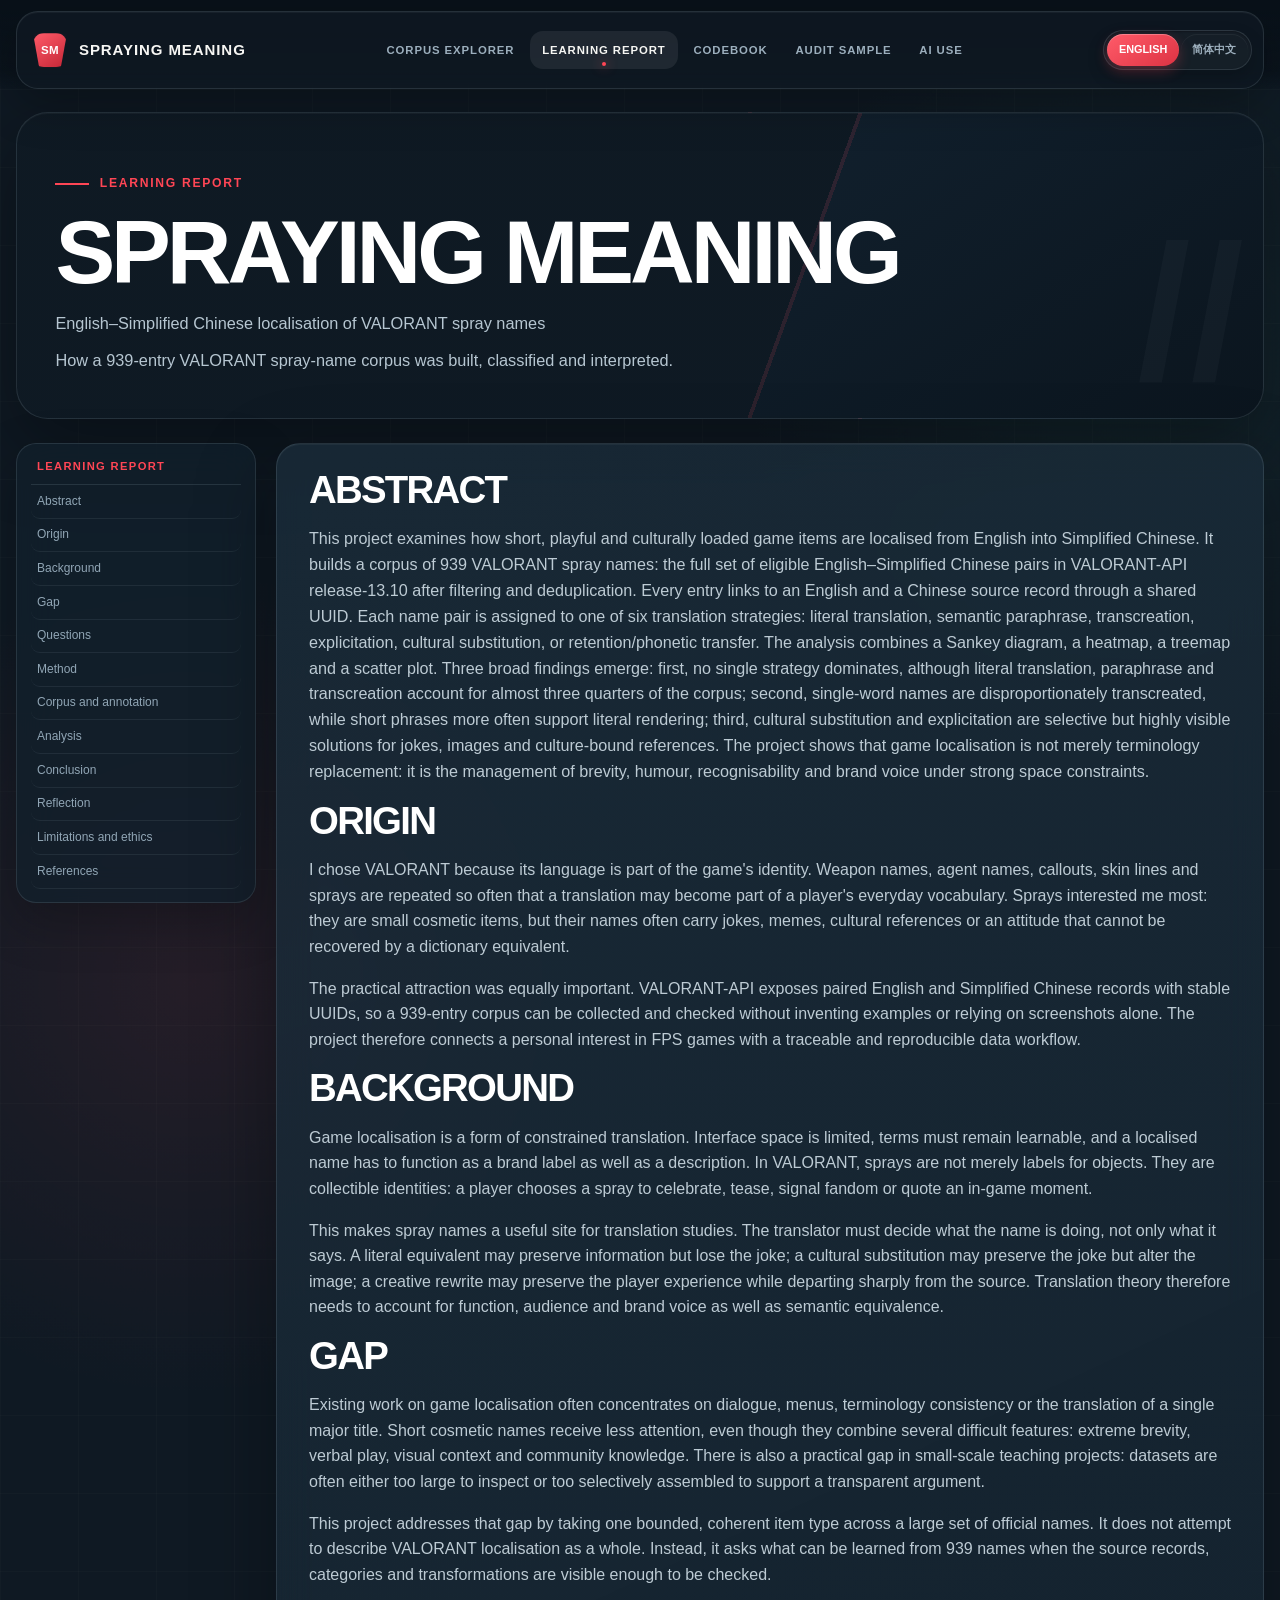
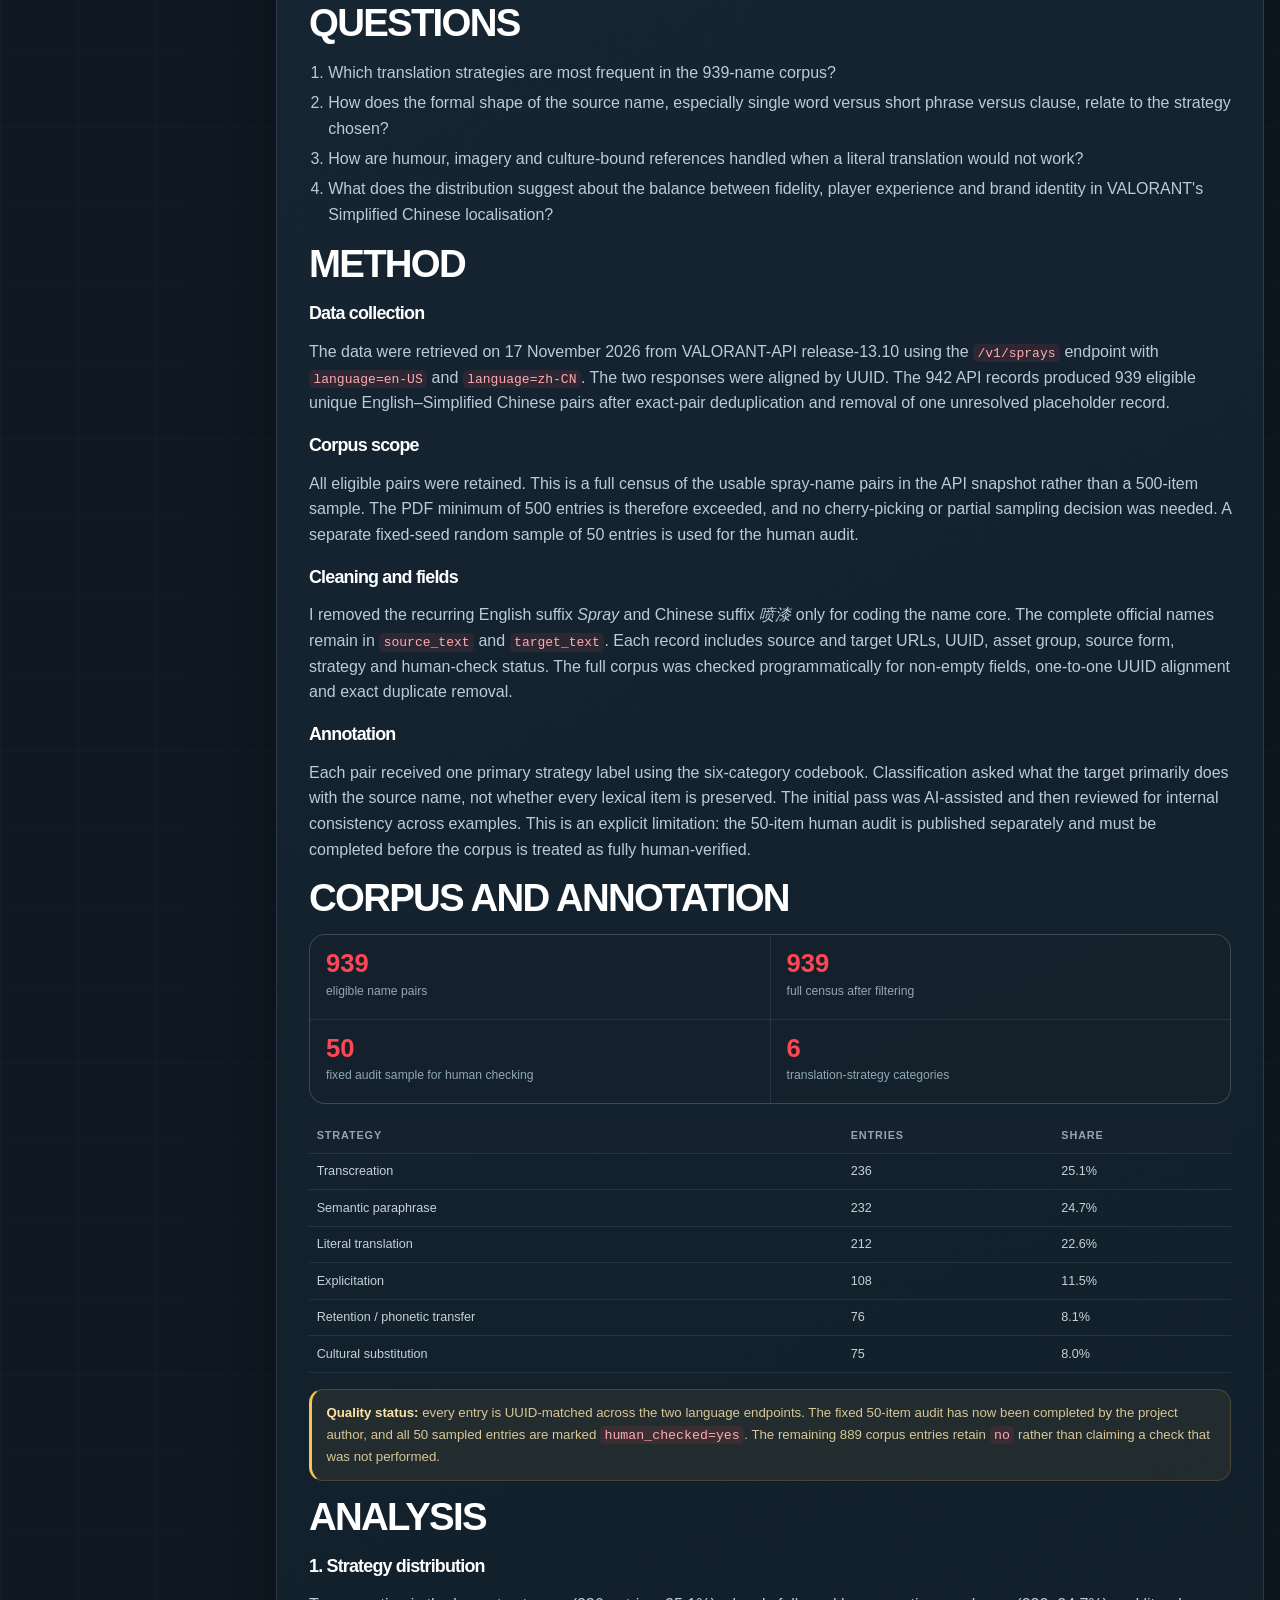
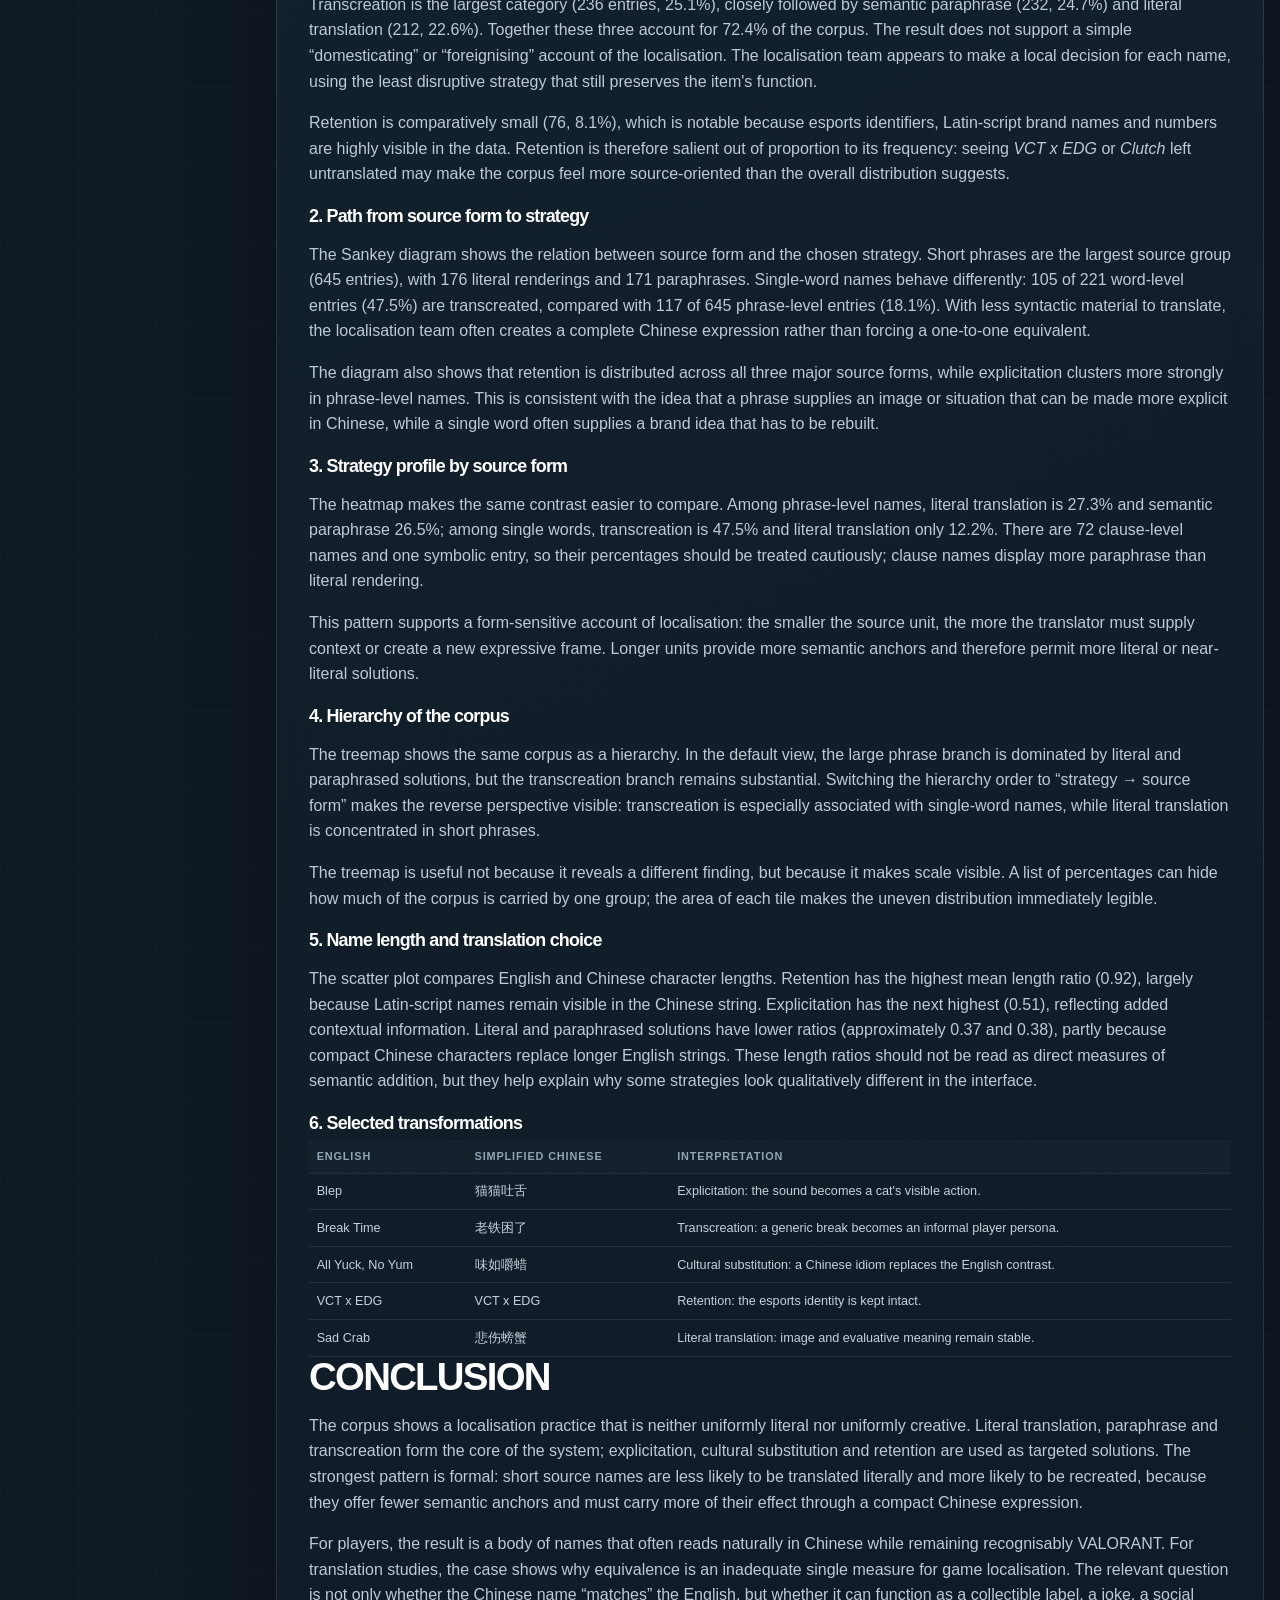
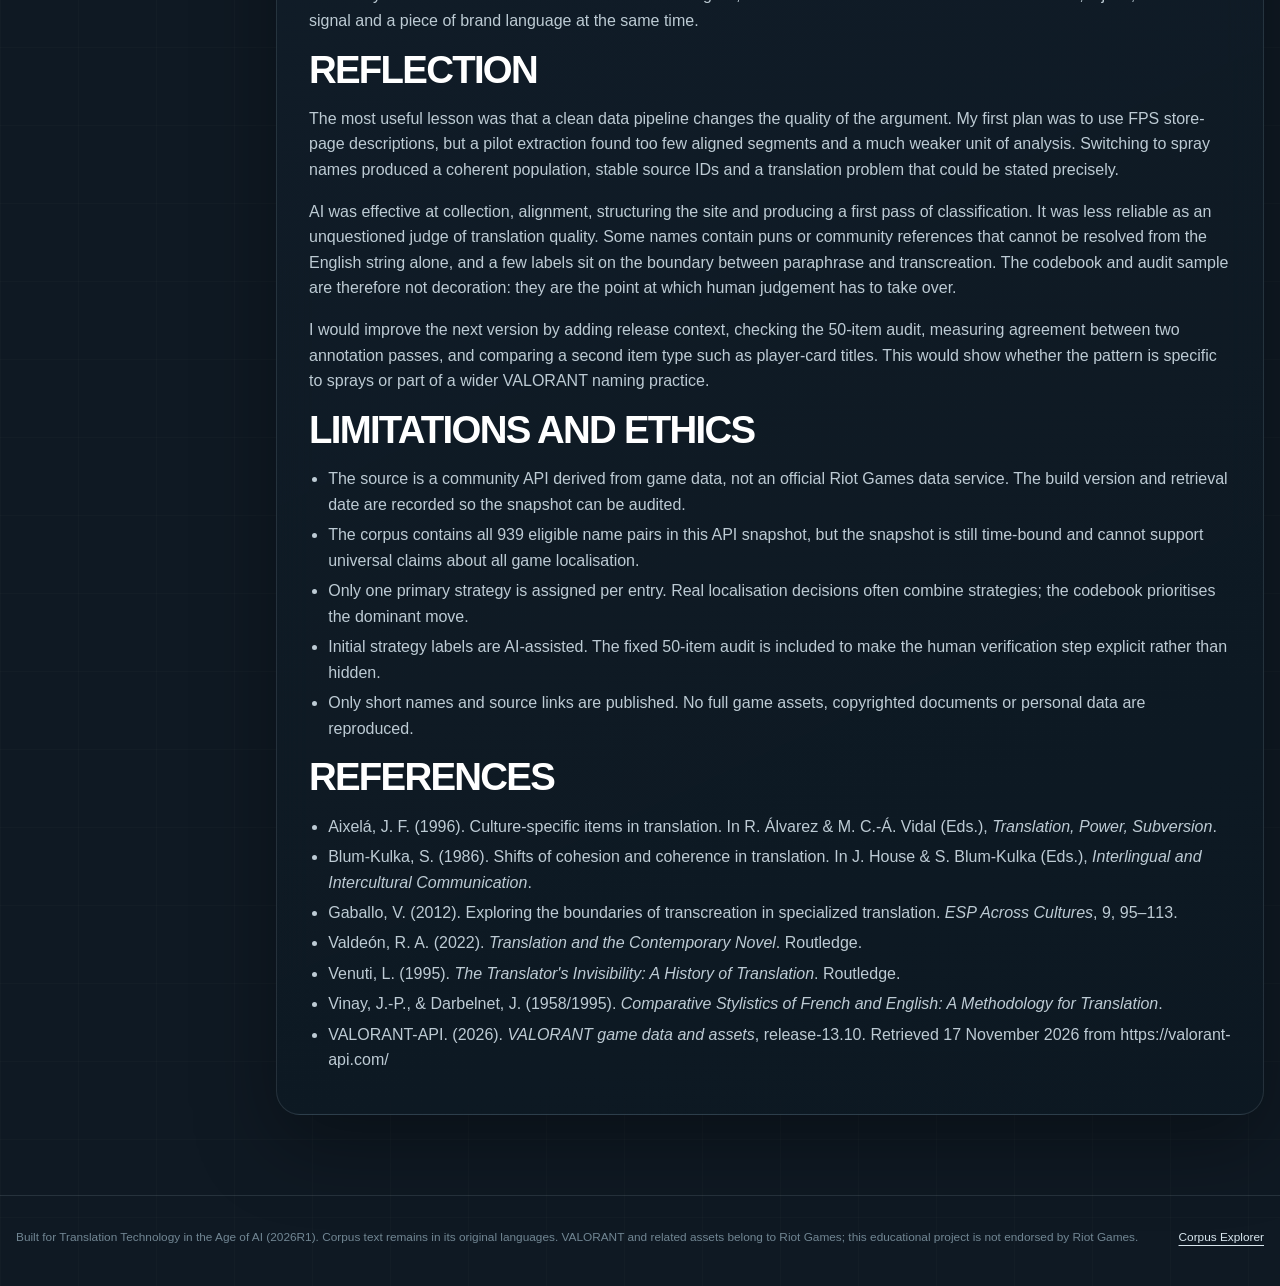
<file: report.html>
<!doctype html>
<html lang="en">
<head>
  <meta charset="utf-8">
  <meta name="viewport" content="width=device-width, initial-scale=1">
  <meta name="description" content="Learning report for Spraying Meaning, a corpus of 939 VALORANT spray names in English and Simplified Chinese.">
  <title>Learning Report · Spraying Meaning</title>
  <link rel="icon" href="assets/favicon.svg" type="image/svg+xml">
  <link rel="stylesheet" href="assets/style.css?v=20261117-controls2">
  <link rel="stylesheet" href="assets/premium.css?v=20261117-controls2">
  <script src="assets/i18n.js?v=20261117-controls2" defer></script>
</head>
<body data-lang="en">
  <a class="skip-link" href="#report" data-i18n="skip">Skip to content</a>
  <header class="site-header">
    <div class="container nav-shell">
      <a class="brand" href="index.html"><span class="brand-mark" aria-hidden="true">SM</span><span class="brand-text" data-i18n="siteTitle">Spraying Meaning</span></a>
      <nav class="main-nav" aria-label="Main navigation">
        <a href="index.html" data-i18n="navExplorer">Corpus Explorer</a>
        <a href="report.html" aria-current="page" data-i18n="navReport">Learning Report</a>
        <a href="codebook.html" data-i18n="navCodebook">Codebook</a>
        <a href="review.html" data-i18n="navAudit">Audit Sample</a>
        <a href="ai-use.html" data-i18n="navAI">AI Use</a>
      </nav>
      <div class="language-switch" role="group" aria-label="Language">
        <button type="button" data-lang-set="en" data-i18n-aria-label="languageLabel">English</button>
        <button type="button" data-lang-set="zh-Hans" data-i18n-aria-label="languageLabel">简体中文</button>
      </div>
    </div>
  </header>

  <main id="report" class="container">
    <section class="page-hero">
      <span class="kicker" data-i18n="reportKicker">Learning report</span>
      <div data-lang-pane="en">
        <h1>Spraying Meaning</h1>
        <p>English–Simplified Chinese localisation of VALORANT spray names</p>
      </div>
      <div data-lang-pane="zh-Hans" hidden>
        <h1>喷漆中的意义</h1>
        <p>VALORANT 喷漆名称的英译简中本地化</p>
      </div>
      <p data-i18n="reportLead">How a 939-entry VALORANT spray-name corpus was built, classified and interpreted.</p>
    </section>

    <div class="doc-layout">
      <aside class="panel doc-nav">
        <h2 data-i18n="navReport">Learning Report</h2>
        <a href="#abstract" data-i18n="secAbstract">Abstract</a>
        <a href="#origin" data-i18n="secOrigin">Origin</a>
        <a href="#background" data-i18n="secBackground">Background</a>
        <a href="#gap" data-i18n="secGap">Gap</a>
        <a href="#questions" data-i18n="secQuestions">Questions</a>
        <a href="#method" data-i18n="secMethod">Method</a>
        <a href="#corpus" data-i18n="secCorpus">Corpus and annotation</a>
        <a href="#analysis" data-i18n="secAnalysis">Analysis</a>
        <a href="#conclusion" data-i18n="secConclusion">Conclusion</a>
        <a href="#reflection" data-i18n="secReflection">Reflection</a>
        <a href="#limits" data-i18n="secLimits">Limitations and ethics</a>
        <a href="#references" data-i18n="secReferences">References</a>
      </aside>

      <article class="panel doc-body">
        <div data-lang-pane="en">
          <section id="abstract">
            <h2>Abstract</h2>
            <p class="abstract">This project examines how short, playful and culturally loaded game items are localised from English into Simplified Chinese. It builds a corpus of 939 VALORANT spray names: the full set of eligible English–Simplified Chinese pairs in VALORANT-API release-13.10 after filtering and deduplication. Every entry links to an English and a Chinese source record through a shared UUID. Each name pair is assigned to one of six translation strategies: literal translation, semantic paraphrase, transcreation, explicitation, cultural substitution, or retention/phonetic transfer. The analysis combines a Sankey diagram, a heatmap, a treemap and a scatter plot. Three broad findings emerge: first, no single strategy dominates, although literal translation, paraphrase and transcreation account for almost three quarters of the corpus; second, single-word names are disproportionately transcreated, while short phrases more often support literal rendering; third, cultural substitution and explicitation are selective but highly visible solutions for jokes, images and culture-bound references. The project shows that game localisation is not merely terminology replacement: it is the management of brevity, humour, recognisability and brand voice under strong space constraints.</p>
          </section>

          <section id="origin">
            <h2>Origin</h2>
            <p>I chose VALORANT because its language is part of the game's identity. Weapon names, agent names, callouts, skin lines and sprays are repeated so often that a translation may become part of a player's everyday vocabulary. Sprays interested me most: they are small cosmetic items, but their names often carry jokes, memes, cultural references or an attitude that cannot be recovered by a dictionary equivalent.</p>
            <p>The practical attraction was equally important. VALORANT-API exposes paired English and Simplified Chinese records with stable UUIDs, so a 939-entry corpus can be collected and checked without inventing examples or relying on screenshots alone. The project therefore connects a personal interest in FPS games with a traceable and reproducible data workflow.</p>
          </section>

          <section id="background">
            <h2>Background</h2>
            <p>Game localisation is a form of constrained translation. Interface space is limited, terms must remain learnable, and a localised name has to function as a brand label as well as a description. In VALORANT, sprays are not merely labels for objects. They are collectible identities: a player chooses a spray to celebrate, tease, signal fandom or quote an in-game moment.</p>
            <p>This makes spray names a useful site for translation studies. The translator must decide what the name is doing, not only what it says. A literal equivalent may preserve information but lose the joke; a cultural substitution may preserve the joke but alter the image; a creative rewrite may preserve the player experience while departing sharply from the source. Translation theory therefore needs to account for function, audience and brand voice as well as semantic equivalence.</p>
          </section>

          <section id="gap">
            <h2>Gap</h2>
            <p>Existing work on game localisation often concentrates on dialogue, menus, terminology consistency or the translation of a single major title. Short cosmetic names receive less attention, even though they combine several difficult features: extreme brevity, verbal play, visual context and community knowledge. There is also a practical gap in small-scale teaching projects: datasets are often either too large to inspect or too selectively assembled to support a transparent argument.</p>
            <p>This project addresses that gap by taking one bounded, coherent item type across a large set of official names. It does not attempt to describe VALORANT localisation as a whole. Instead, it asks what can be learned from 939 names when the source records, categories and transformations are visible enough to be checked.</p>
          </section>

          <section id="questions">
            <h2>Questions</h2>
            <ol>
              <li>Which translation strategies are most frequent in the 939-name corpus?</li>
              <li>How does the formal shape of the source name, especially single word versus short phrase versus clause, relate to the strategy chosen?</li>
              <li>How are humour, imagery and culture-bound references handled when a literal translation would not work?</li>
              <li>What does the distribution suggest about the balance between fidelity, player experience and brand identity in VALORANT's Simplified Chinese localisation?</li>
            </ol>
          </section>

          <section id="method">
            <h2>Method</h2>
            <h3>Data collection</h3>
            <p>The data were retrieved on 17 November 2026 from VALORANT-API release-13.10 using the <code>/v1/sprays</code> endpoint with <code>language=en-US</code> and <code>language=zh-CN</code>. The two responses were aligned by UUID. The 942 API records produced 939 eligible unique English–Simplified Chinese pairs after exact-pair deduplication and removal of one unresolved placeholder record.</p>
            <h3>Corpus scope</h3>
            <p>All eligible pairs were retained. This is a full census of the usable spray-name pairs in the API snapshot rather than a 500-item sample. The PDF minimum of 500 entries is therefore exceeded, and no cherry-picking or partial sampling decision was needed. A separate fixed-seed random sample of 50 entries is used for the human audit.</p>
            <h3>Cleaning and fields</h3>
            <p>I removed the recurring English suffix <em>Spray</em> and Chinese suffix <em>喷漆</em> only for coding the name core. The complete official names remain in <code>source_text</code> and <code>target_text</code>. Each record includes source and target URLs, UUID, asset group, source form, strategy and human-check status. The full corpus was checked programmatically for non-empty fields, one-to-one UUID alignment and exact duplicate removal.</p>
            <h3>Annotation</h3>
            <p>Each pair received one primary strategy label using the six-category codebook. Classification asked what the target primarily does with the source name, not whether every lexical item is preserved. The initial pass was AI-assisted and then reviewed for internal consistency across examples. This is an explicit limitation: the 50-item human audit is published separately and must be completed before the corpus is treated as fully human-verified.</p>
          </section>

          <section id="corpus">
            <h2>Corpus and annotation</h2>
            <div class="report-grid">
              <div class="metric-box"><strong>939</strong><span>eligible name pairs</span></div>
              <div class="metric-box"><strong>939</strong><span>full census after filtering</span></div>
              <div class="metric-box"><strong>50</strong><span>fixed audit sample for human checking</span></div>
              <div class="metric-box"><strong>6</strong><span>translation-strategy categories</span></div>
            </div>
            <table class="table-simple">
              <thead><tr><th>Strategy</th><th>Entries</th><th>Share</th></tr></thead>
              <tbody>
                <tr><td>Transcreation</td><td>236</td><td>25.1%</td></tr>
                <tr><td>Semantic paraphrase</td><td>232</td><td>24.7%</td></tr>
                <tr><td>Literal translation</td><td>212</td><td>22.6%</td></tr>
                <tr><td>Explicitation</td><td>108</td><td>11.5%</td></tr>
                <tr><td>Retention / phonetic transfer</td><td>76</td><td>8.1%</td></tr>
                <tr><td>Cultural substitution</td><td>75</td><td>8.0%</td></tr>
              </tbody>
            </table>
            <div class="notice"><strong>Quality status:</strong> every entry is UUID-matched across the two language endpoints. The fixed 50-item audit has now been completed by the project author, and all 50 sampled entries are marked <code>human_checked=yes</code>. The remaining 889 corpus entries retain <code>no</code> rather than claiming a check that was not performed.</div>
          </section>

          <section id="analysis">
            <h2>Analysis</h2>
            <h3>1. Strategy distribution</h3>
            <p>Transcreation is the largest category (236 entries, 25.1%), closely followed by semantic paraphrase (232, 24.7%) and literal translation (212, 22.6%). Together these three account for 72.4% of the corpus. The result does not support a simple “domesticating” or “foreignising” account of the localisation. The localisation team appears to make a local decision for each name, using the least disruptive strategy that still preserves the item's function.</p>
            <p>Retention is comparatively small (76, 8.1%), which is notable because esports identifiers, Latin-script brand names and numbers are highly visible in the data. Retention is therefore salient out of proportion to its frequency: seeing <em>VCT x EDG</em> or <em>Clutch</em> left untranslated may make the corpus feel more source-oriented than the overall distribution suggests.</p>

            <h3>2. Path from source form to strategy</h3>
            <p>The Sankey diagram shows the relation between source form and the chosen strategy. Short phrases are the largest source group (645 entries), with 176 literal renderings and 171 paraphrases. Single-word names behave differently: 105 of 221 word-level entries (47.5%) are transcreated, compared with 117 of 645 phrase-level entries (18.1%). With less syntactic material to translate, the localisation team often creates a complete Chinese expression rather than forcing a one-to-one equivalent.</p>
            <p>The diagram also shows that retention is distributed across all three major source forms, while explicitation clusters more strongly in phrase-level names. This is consistent with the idea that a phrase supplies an image or situation that can be made more explicit in Chinese, while a single word often supplies a brand idea that has to be rebuilt.</p>

            <h3>3. Strategy profile by source form</h3>
            <p>The heatmap makes the same contrast easier to compare. Among phrase-level names, literal translation is 27.3% and semantic paraphrase 26.5%; among single words, transcreation is 47.5% and literal translation only 12.2%. There are 72 clause-level names and one symbolic entry, so their percentages should be treated cautiously; clause names display more paraphrase than literal rendering.</p>
            <p>This pattern supports a form-sensitive account of localisation: the smaller the source unit, the more the translator must supply context or create a new expressive frame. Longer units provide more semantic anchors and therefore permit more literal or near-literal solutions.</p>

            <h3>4. Hierarchy of the corpus</h3>
            <p>The treemap shows the same corpus as a hierarchy. In the default view, the large phrase branch is dominated by literal and paraphrased solutions, but the transcreation branch remains substantial. Switching the hierarchy order to “strategy → source form” makes the reverse perspective visible: transcreation is especially associated with single-word names, while literal translation is concentrated in short phrases.</p>
            <p>The treemap is useful not because it reveals a different finding, but because it makes scale visible. A list of percentages can hide how much of the corpus is carried by one group; the area of each tile makes the uneven distribution immediately legible.</p>

            <h3>5. Name length and translation choice</h3>
            <p>The scatter plot compares English and Chinese character lengths. Retention has the highest mean length ratio (0.92), largely because Latin-script names remain visible in the Chinese string. Explicitation has the next highest (0.51), reflecting added contextual information. Literal and paraphrased solutions have lower ratios (approximately 0.37 and 0.38), partly because compact Chinese characters replace longer English strings. These length ratios should not be read as direct measures of semantic addition, but they help explain why some strategies look qualitatively different in the interface.</p>

            <h3>6. Selected transformations</h3>
            <table class="table-simple">
              <thead><tr><th>English</th><th>Simplified Chinese</th><th>Interpretation</th></tr></thead>
              <tbody>
                <tr><td>Blep</td><td>猫猫吐舌</td><td>Explicitation: the sound becomes a cat's visible action.</td></tr>
                <tr><td>Break Time</td><td>老铁困了</td><td>Transcreation: a generic break becomes an informal player persona.</td></tr>
                <tr><td>All Yuck, No Yum</td><td>味如嚼蜡</td><td>Cultural substitution: a Chinese idiom replaces the English contrast.</td></tr>
                <tr><td>VCT x EDG</td><td>VCT x EDG</td><td>Retention: the esports identity is kept intact.</td></tr>
                <tr><td>Sad Crab</td><td>悲伤螃蟹</td><td>Literal translation: image and evaluative meaning remain stable.</td></tr>
              </tbody>
            </table>
          </section>

          <section id="conclusion">
            <h2>Conclusion</h2>
            <p>The corpus shows a localisation practice that is neither uniformly literal nor uniformly creative. Literal translation, paraphrase and transcreation form the core of the system; explicitation, cultural substitution and retention are used as targeted solutions. The strongest pattern is formal: short source names are less likely to be translated literally and more likely to be recreated, because they offer fewer semantic anchors and must carry more of their effect through a compact Chinese expression.</p>
            <p>For players, the result is a body of names that often reads naturally in Chinese while remaining recognisably VALORANT. For translation studies, the case shows why equivalence is an inadequate single measure for game localisation. The relevant question is not only whether the Chinese name “matches” the English, but whether it can function as a collectible label, a joke, a social signal and a piece of brand language at the same time.</p>
          </section>

          <section id="reflection">
            <h2>Reflection</h2>
            <p>The most useful lesson was that a clean data pipeline changes the quality of the argument. My first plan was to use FPS store-page descriptions, but a pilot extraction found too few aligned segments and a much weaker unit of analysis. Switching to spray names produced a coherent population, stable source IDs and a translation problem that could be stated precisely.</p>
            <p>AI was effective at collection, alignment, structuring the site and producing a first pass of classification. It was less reliable as an unquestioned judge of translation quality. Some names contain puns or community references that cannot be resolved from the English string alone, and a few labels sit on the boundary between paraphrase and transcreation. The codebook and audit sample are therefore not decoration: they are the point at which human judgement has to take over.</p>
            <p>I would improve the next version by adding release context, checking the 50-item audit, measuring agreement between two annotation passes, and comparing a second item type such as player-card titles. This would show whether the pattern is specific to sprays or part of a wider VALORANT naming practice.</p>
          </section>

          <section id="limits">
            <h2>Limitations and ethics</h2>
            <ul>
              <li>The source is a community API derived from game data, not an official Riot Games data service. The build version and retrieval date are recorded so the snapshot can be audited.</li>
              <li>The corpus contains all 939 eligible name pairs in this API snapshot, but the snapshot is still time-bound and cannot support universal claims about all game localisation.</li>
              <li>Only one primary strategy is assigned per entry. Real localisation decisions often combine strategies; the codebook prioritises the dominant move.</li>
              <li>Initial strategy labels are AI-assisted. The fixed 50-item audit is included to make the human verification step explicit rather than hidden.</li>
              <li>Only short names and source links are published. No full game assets, copyrighted documents or personal data are reproduced.</li>
            </ul>
          </section>

          <section id="references">
            <h2>References</h2>
            <ul>
              <li>Aixelá, J. F. (1996). Culture-specific items in translation. In R. Álvarez &amp; M. C.-Á. Vidal (Eds.), <em>Translation, Power, Subversion</em>.</li>
              <li>Blum-Kulka, S. (1986). Shifts of cohesion and coherence in translation. In J. House &amp; S. Blum-Kulka (Eds.), <em>Interlingual and Intercultural Communication</em>.</li>
              <li>Gaballo, V. (2012). Exploring the boundaries of transcreation in specialized translation. <em>ESP Across Cultures</em>, 9, 95–113.</li>
              <li>Valdeón, R. A. (2022). <em>Translation and the Contemporary Novel</em>. Routledge.</li>
              <li>Venuti, L. (1995). <em>The Translator's Invisibility: A History of Translation</em>. Routledge.</li>
              <li>Vinay, J.-P., &amp; Darbelnet, J. (1958/1995). <em>Comparative Stylistics of French and English: A Methodology for Translation</em>.</li>
              <li>VALORANT-API. (2026). <em>VALORANT game data and assets</em>, release-13.10. Retrieved 17 November 2026 from https://valorant-api.com/</li>
            </ul>
          </section>
        </div>

        <div data-lang-pane="zh-Hans" hidden>
          <section id="zh-abstract">
            <h2>摘要</h2>
            <p class="abstract">本研究考察短小、富趣味且带文化负载的游戏物件名称如何由英文本地化为简体中文。语料库收录 VALORANT-API release-13.10 中经筛选与去重后的全部 939 条合格英中喷漆名称。每条记录均以 UUID 链接英文与中文来源。每个名称配对归入六类翻译策略之一：直译、语义改写、创译、显化、文化替换，以及保留／音译。分析结合桑基图、热力图、树状图与散点图。主要发现有三：第一，没有任何单一策略占绝对优势，但直译、语义改写与创译合计接近四分之三；第二，单词名称明显较常使用创译，而短语名称较常容许直译；第三，文化替换与显化虽属选择性策略，却在处理双关、意象与文化参照时格外突出。游戏本地化因此不只是术语替换，而是在空间限制下管理简洁度、幽默、辨识度与品牌声音。</p>
          </section>

          <section id="zh-origin">
            <h2>缘起</h2>
            <p>我选择 VALORANT，因为语言本身就是这款游戏身份的一部分。武器、特工、报点、造型系列与喷漆名称会被玩家反复使用，甚至进入日常游戏词汇。喷漆尤其吸引我：它们只是小型装饰物件，但名称往往包含笑话、迷因、文化引用或态度，单靠词典对应无法保留。</p>
            <p>实际可行性同样重要。VALORANT-API 提供具稳定 UUID 的英中对应记录，因此可以建立并核查 939 条语料，而不需要虚构例子或只依赖截图。这个题目因此把 FPS 游戏兴趣与可追溯、可重现的数据流程结合起来。</p>
          </section>

          <section id="zh-background">
            <h2>背景</h2>
            <p>游戏本地化是一种受限制的翻译。界面空间有限，术语需要保持可学习性，而本地化名称既要描述物件，也要作为品牌标签运作。在 VALORANT 中，喷漆不只是物件名称，也是可收藏的身份表达：玩家用喷漆庆祝、嘲弄、展示支持或引用游戏时刻。</p>
            <p>因此，喷漆名称很适合翻译研究。译者需要判断名称「在做甚么」，而不只是「说了甚么」。直译可能保留信息但失去笑点；文化替换可能保留笑点但改变意象；创译可能保留玩家体验，却与原文表面距离很远。理论分析因此必须同时考虑功能、受众与品牌声音。</p>
          </section>

          <section id="zh-gap">
            <h2>研究缺口</h2>
            <p>现有游戏本地化研究多集中于对白、界面、术语一致性或单一大型作品，较少注意短小的装饰性名称。这类名称同时包含极短篇幅、文字游戏、视觉语境与社群知识等难题。教学型小型项目亦存在实际缺口：数据往往不是太大而难以检查，就是抽取方式过于选择性，无法支持透明论证。</p>
            <p>本研究以一个界线清晰、类型一致的物件，处理大量官方名称。它不试图概括 VALORANT 的全部本地化，而是追问：当数据来源、筛选过程、分类与转换过程都可见时，939 个名称能揭示什么。</p>
          </section>

          <section id="zh-questions">
            <h2>研究问题</h2>
            <ol>
              <li>在 939 条语料中，哪些翻译策略最常见？</li>
              <li>原文名称的形式（单词、短语、子句）与所选策略有何关系？</li>
              <li>当直译无法奏效时，幽默、意象与文化参照如何处理？</li>
              <li>策略分布如何反映 VALORANT 简中本地化在忠实度、玩家体验与品牌身份之间的平衡？</li>
            </ol>
          </section>

          <section id="zh-method">
            <h2>方法</h2>
            <h3>数据收集</h3>
            <p>数据于 2026 年 11 月 17 日从 VALORANT-API release-13.10 取得，使用 <code>/v1/sprays</code> 端点及 <code>language=en-US</code>、<code>language=zh-CN</code> 参数。两份回应以 UUID 对齐。942 条 API 记录经精确配对去重并移除一条未解决的占位记录后，得到 939 个合格唯一英中配对。</p>
            <h3>语料范围</h3>
            <p>所有合格配对均被保留，因此这是该 API 快照中可用喷漆名称的全量普查，而非 500 条抽样。语料规模因此超过 PDF 的 500 条最低要求，也避免了挑选样本的问题。另以固定种子抽取 50 条，用于人工抽查。</p>
            <h3>清理与字段</h3>
            <p>标注时只移除反复出现的英文后缀 <em>Spray</em> 与中文后缀 <em>喷漆</em>，完整官方名称仍保留在 <code>source_text</code> 与 <code>target_text</code>。每条记录包含英中来源网址、UUID、资产类别、原文形式、策略与人工核查状态。程序亦检查非空字段、UUID 一对一对齐及精确重复。</p>
            <h3>标注</h3>
            <p>每个配对依六类标注手册赋予一个主要策略。分类问题是「译文主要如何处理原文名称」，而不是「是否保留每一个词」。首轮标注由 AI 协助，再就例子作内部一致性检查。这是明确限制：50 条人工抽查另行公布，只有在作者完成核查后，语料才可视为完全人工验证。</p>
          </section>

          <section id="zh-corpus">
            <h2>语料与标注</h2>
            <div class="report-grid">
              <div class="metric-box"><strong>939</strong><span>合格名称配对</span></div>
              <div class="metric-box"><strong>939</strong><span>筛选后的全量语料</span></div>
              <div class="metric-box"><strong>50</strong><span>固定人工抽查样本</span></div>
              <div class="metric-box"><strong>6</strong><span>翻译策略类别</span></div>
            </div>
            <table class="table-simple">
              <thead><tr><th>策略</th><th>条目</th><th>比例</th></tr></thead>
              <tbody>
                <tr><td>创译</td><td>236</td><td>25.1%</td></tr>
                <tr><td>语义改写</td><td>232</td><td>24.7%</td></tr>
                <tr><td>直译</td><td>212</td><td>22.6%</td></tr>
                <tr><td>显化</td><td>108</td><td>11.5%</td></tr>
                <tr><td>保留／音译</td><td>76</td><td>8.1%</td></tr>
                <tr><td>文化替换</td><td>75</td><td>8.0%</td></tr>
              </tbody>
            </table>
            <div class="notice"><strong>质量状态：</strong>所有条目均已通过 UUID 在英中端点间配对。项目作者已完成固定 50 条人工抽查，且这 50 条均已标记为 <code>human_checked=yes</code>。其余 889 条仍标记为 <code>no</code>，避免声称进行过尚未执行的人工核查。</div>
          </section>

          <section id="zh-analysis">
            <h2>分析</h2>
            <h3>1. 策略分布</h3>
            <p>创译是最多的类别（236 条，25.1%），其后是语义改写（232 条，24.7%）与直译（212 条，22.6%）。三者合计占 72.4%。结果不支持把本地化简单描述为全面「归化」或「异化」。本地化团队似乎逐条判断，采用最能保留名称功能、同时改动最少的方法。</p>
            <p>保留策略相对较少（76 条，8.1%），但电竞标识、拉丁字母品牌与数字在数据中十分显眼。看见 <em>VCT x EDG</em> 或 <em>Clutch</em> 原样保留时，读者可能觉得语料比实际数字更偏向外来化。这说明显著性与频率不一定一致。</p>

            <h3>2. 原文形式到策略的路径</h3>
            <p>桑基图显示原文形式与策略的关系。短语是最大的来源组别（645 条），其中直译 176 条、语义改写 171 条。单词名称的行为不同：221 条单词中有 105 条（47.5%）使用创译，而 645 条短语中只有 117 条（18.1%）。当原文可供翻译的语法材料较少，本地化团队往往建立完整中文表达，而不是强行一对一对应。</p>
            <p>图中亦显示保留策略分散于三种主要形式，而显化较集中于短语型名称。这与以下理解一致：短语提供可被说明的意象或情境，单词则往往只是品牌概念，需要重新建构。</p>

            <h3>3. 按原文形式的策略轮廓</h3>
            <p>热力图使对比更易比较。短语型名称中，直译占 27.3%，语义改写占 26.5%；单词型名称中，创译占 47.5%，直译只占 12.2%。子句型名称有 72 条，另有 1 条符号型名称，因此百分比应谨慎解读；子句型名称的语义改写多于直译。</p>
            <p>这种模式支持「形式敏感」的本地化理解：来源单位越小，译者越需要补充语境或创造新的表达框架；较长单位提供较多语义锚点，因此容许较直译或近直译的方案。</p>

            <h3>4. 语料库的层级</h3>
            <p>树状图把同一语料呈现为层级。在默认查看中，庞大的短语分支以直译与语义改写为主，但创译分支仍然明显。切换至「策略 → 原文形式」后，可以看到相反视角：创译特别与单词名称相关，而直译集中于短语。</p>
            <p>树状图的价值不在于产生另一个结论，而在于呈现规模。百分比列表可能掩盖某一群组占语料的多大比例；方块面积则令不均衡分布立即可见。</p>

            <h3>5. 名称长度与翻译选择</h3>
            <p>散点图比较英文与中文字符长度。保留策略的平均长度比最高（0.92），主要因为中文字串仍保留拉丁字母名称。显化次之（0.51），反映新增的语境信息。直译与语义改写的比率较低（约 0.37 与 0.38），部分原因是精简中文字符取代较长英文字串。这些长度比不能直接等同语义增减，但有助解释不同策略在界面上的视觉差异。</p>

            <h3>6. 转换例子</h3>
            <table class="table-simple">
              <thead><tr><th>英文</th><th>简体中文</th><th>解读</th></tr></thead>
              <tbody>
                <tr><td>Blep</td><td>猫猫吐舌</td><td>显化：声音变成猫的可见动作。</td></tr>
                <tr><td>Break Time</td><td>老铁困了</td><td>创译：一般休息变成非正式的玩家角色语气。</td></tr>
                <tr><td>All Yuck, No Yum</td><td>味如嚼蜡</td><td>文化替换：以中文成语取代英文对比。</td></tr>
                <tr><td>VCT x EDG</td><td>VCT x EDG</td><td>保留：电竞身份完整保留。</td></tr>
                <tr><td>Sad Crab</td><td>悲伤螃蟹</td><td>直译：意象与评价意义保持稳定。</td></tr>
              </tbody>
            </table>
          </section>

          <section id="zh-conclusion">
            <h2>结论</h2>
            <p>语料显示的本地化实践既非全面直译，也非全面创造。直译、语义改写与创译构成核心；显化、文化替换与保留则作为针对性方案。最强的模式与形式有关：短小原文较少使用直译，较常被重新创造，因为语义锚点较少，效果需要由精简中文重新承载。</p>
            <p>对玩家而言，结果是一组在中文中读起来自然、同时仍可辨识为 VALORANT 的名称。对翻译研究而言，此案例说明等值不足以作为游戏本地化的单一标准。关键问题不只是中文名称是否「对应」英文，而是它能否同时作为收藏标签、笑话、社交讯号与品牌语言发挥作用。</p>
          </section>

          <section id="zh-reflection">
            <h2>反思</h2>
            <p>最重要的收获是：干净的数据流程会改变论证质量。我最初的计划是使用 FPS 商店页描述，但试验性抽取发现可对齐片段不足，分析单位亦过于松散。改用喷漆名称后，母体、来源 ID 与翻译问题都变得更清晰。</p>
            <p>AI 在收集、对齐、建立网站与首轮分类方面十分有效，但并非可靠的翻译质量裁判。部分名称包含双关或社群引用，单看英文字串无法确定；也有一些标注正好落在语义改写与创译的边界。因此，标注手册与抽查样本不是装饰，而是人工判断必须接手的节点。</p>
            <p>下一版可加入推出语境、完成 50 条抽查、计算两次标注之间的一致性，并比较玩家卡面名称等第二类物件，以判断这种模式是喷漆独有，还是更广泛的 VALORANT 命名实践。</p>
          </section>

          <section id="zh-limits">
            <h2>限制与伦理</h2>
            <ul>
              <li>数据来源是从游戏数据衍生的社群 API，并非 Riot Games 官方数据服务。网站记录版本与采集日期，以便审核。</li>
              <li>语料包含此 API 快照中的全部 939 个合格配对，但快照本身有时间限制，不能推广为所有游戏本地化的普遍规律。</li>
              <li>每条记录只赋予一个主要策略。真实本地化常混合多种策略；标注手册以主要转换为判准。</li>
              <li>首轮策略标注由 AI 协助。固定 50 条抽查用以明示人工验证仍待完成，而不是隐藏此步骤。</li>
              <li>网站只发布短名称与来源链接，不重制完整游戏资产、受版权保护文件或个人数据。</li>
            </ul>
          </section>

          <section id="zh-references">
            <h2>参考文献</h2>
            <ul>
              <li>Aixelá, J. F. (1996). Culture-specific items in translation. In R. Álvarez &amp; M. C.-Á. Vidal (Eds.), <em>Translation, Power, Subversion</em>.</li>
              <li>Blum-Kulka, S. (1986). Shifts of cohesion and coherence in translation. In J. House &amp; S. Blum-Kulka (Eds.), <em>Interlingual and Intercultural Communication</em>.</li>
              <li>Gaballo, V. (2012). Exploring the boundaries of transcreation in specialized translation. <em>ESP Across Cultures</em>, 9, 95–113.</li>
              <li>Valdeón, R. A. (2022). <em>Translation and the Contemporary Novel</em>. Routledge.</li>
              <li>Venuti, L. (1995). <em>The Translator's Invisibility: A History of Translation</em>. Routledge.</li>
              <li>Vinay, J.-P., &amp; Darbelnet, J. (1958/1995). <em>Comparative Stylistics of French and English: A Methodology for Translation</em>.</li>
              <li>VALORANT-API. (2026). <em>VALORANT game data and assets</em>, release-13.10. Retrieved 17 November 2026 from https://valorant-api.com/</li>
            </ul>
          </section>
        </div>
      </article>
    </div>
  </main>

  <footer class="footer">
    <div class="container footer-inner">
      <span data-i18n="footerNote">Built for Translation Technology in the Age of AI (2026R1). Corpus text remains in its original languages.</span>
      <a href="index.html" data-i18n="navExplorer">Corpus Explorer</a>
    </div>
  </footer>
</body>
</html>
</file>
<file: assets/style.css>
:root {
  --bg: #0b0b0e;
  --bg-2: #111116;
  --panel: #131318;
  --panel-2: #17171d;
  --panel-3: #1d1d24;
  --line: #2b2b33;
  --line-strong: #454550;
  --text: #f4f1ec;
  --muted: #a6a5ad;
  --faint: #72717c;
  --red: #ff4655;
  --red-dark: #b72e3c;
  --mint: #69e6c4;
  --amber: #ffc857;
  --blue: #70a9ff;
  --violet: #b99cff;
  --max: 1260px;
  --display: "Bahnschrift", "Arial Narrow", "Segoe UI", sans-serif;
  --body: Inter, "Segoe UI", "Microsoft YaHei", "Noto Sans SC", sans-serif;
}

* { box-sizing: border-box; }
html { scroll-behavior: smooth; }
body {
  margin: 0;
  background: var(--bg);
  color: var(--text);
  font-family: var(--body);
  line-height: 1.6;
  min-height: 100vh;
}
body::before {
  content: "";
  position: fixed;
  inset: 0;
  pointer-events: none;
  z-index: -1;
  background:
    linear-gradient(90deg, transparent 0 calc(50% - 660px), rgba(255,255,255,.028) calc(50% - 660px) calc(50% - 659px), transparent calc(50% - 659px)),
    linear-gradient(90deg, transparent 0 calc(50% + 660px), rgba(255,255,255,.028) calc(50% + 660px) calc(50% + 661px), transparent calc(50% + 661px)),
    repeating-linear-gradient(0deg, transparent 0 79px, rgba(255,255,255,.018) 79px 80px);
}
::selection { background: var(--red); color: white; }
a { color: var(--mint); text-decoration-thickness: 1px; text-underline-offset: 4px; }
a:hover { color: #b9ffed; }
button, select, input { font: inherit; }
button { color: inherit; }
.skip-link { position: fixed; left: 1rem; top: -5rem; z-index: 100; background: var(--red); color: white; padding: .7rem 1rem; }
.skip-link:focus { top: 1rem; }
.sr-only { position: absolute; width: 1px; height: 1px; padding: 0; margin: -1px; overflow: hidden; clip: rect(0,0,0,0); white-space: nowrap; border: 0; }
.container { width: min(calc(100% - 2rem), var(--max)); margin-inline: auto; }

/* Header */
.site-header {
  position: sticky; top: 0; z-index: 40;
  background: rgba(11,11,14,.92);
  border-bottom: 1px solid var(--line);
  backdrop-filter: blur(12px);
}
.site-header::before {
  content: ""; display: block; height: 3px;
  background: linear-gradient(90deg, var(--red) 0 92px, transparent 92px);
}
.nav-shell { min-height: 66px; display: flex; align-items: center; justify-content: space-between; gap: 1.2rem; }
.brand { display: inline-flex; align-items: center; gap: .75rem; color: var(--text); text-decoration: none; font-family: var(--display); font-weight: 800; letter-spacing: .03em; text-transform: uppercase; white-space: nowrap; }
.brand-mark {
  width: 30px; height: 30px; display: grid; place-items: center; background: var(--red); color: white;
  font-size: .72rem; font-weight: 900; clip-path: polygon(0 0, 100% 0, 78% 100%, 22% 100%);
}
.brand-text { font-size: .95rem; }
.main-nav { display: flex; align-items: center; justify-content: center; gap: .15rem; flex-wrap: wrap; }
.main-nav a {
  position: relative; color: var(--muted); text-decoration: none; padding: .5rem .68rem;
  font-family: var(--display); font-size: .78rem; font-weight: 700; letter-spacing: .075em; text-transform: uppercase;
}
.main-nav a:hover, .main-nav a[aria-current="page"] { color: var(--text); }
.main-nav a[aria-current="page"]::after {
  content: ""; position: absolute; left: .68rem; right: .68rem; bottom: -.25rem; height: 2px; background: var(--red);
}
.language-switch { display: inline-flex; gap: 2px; padding: 2px; border: 1px solid var(--line-strong); background: var(--bg); }
.language-switch button {
  border: 0; background: transparent; color: var(--muted); padding: .35rem .62rem;
  font-family: var(--display); font-size: .72rem; font-weight: 700; cursor: pointer; text-transform: uppercase;
}
.language-switch button.is-active { background: var(--red); color: white; }

/* Hero */
.hero {
  position: relative; overflow: hidden; padding: 6.4rem 0 3.8rem;
  border-bottom: 1px solid var(--line);
  background:
    linear-gradient(115deg, transparent 0 61%, rgba(255,70,85,.07) 61% 61.3%, transparent 61.3% 100%),
    linear-gradient(115deg, transparent 0 72%, rgba(255,255,255,.035) 72% 72.12%, transparent 72.12% 100%);
}
.hero::before {
  content: ""; position: absolute; right: 6vw; top: -6rem; width: 180px; height: 54rem;
  background: linear-gradient(180deg, transparent, rgba(255,70,85,.12), transparent);
  transform: rotate(24deg); pointer-events: none;
}
.hero::after {
  content: "///"; position: absolute; left: -1.5rem; bottom: -8rem;
  font-family: var(--display); font-size: clamp(12rem, 32vw, 29rem); font-weight: 900; line-height: 1;
  letter-spacing: -.18em; color: rgba(255,255,255,.022); pointer-events: none;
}
.hero-grid { position: relative; z-index: 1; display: grid; grid-template-columns: minmax(0, 1.28fr) minmax(380px, .72fr); gap: 4rem; align-items: center; }
.hero-copy { max-width: 780px; }
.eyebrow, .kicker {
  display: inline-flex; align-items: center; gap: .65rem; color: var(--red);
  font-family: var(--display); font-size: .76rem; font-weight: 800; letter-spacing: .14em; text-transform: uppercase;
}
.eyebrow::before, .kicker::before { content: ""; width: 34px; height: 2px; background: currentColor; }
h1, h2, h3, h4 { margin: 0; line-height: 1.05; letter-spacing: -.045em; font-family: var(--display); }
.hero h1 { margin: .95rem 0 1.25rem; font-size: clamp(4rem, 10vw, 8.6rem); font-weight: 900; line-height: .82; text-transform: uppercase; letter-spacing: -.075em; }
.hero h1 span { display: block; }
.hero h1 span::first-letter { color: var(--red); }
.hero-lead { max-width: 710px; margin: 0; color: #c3c1c7; font-size: clamp(1rem, 1.5vw, 1.18rem); }
.hero-meta { display: flex; flex-wrap: wrap; gap: .5rem; margin-top: 1.55rem; }
.pill {
  display: inline-flex; align-items: center; min-height: 28px; border: 1px solid var(--line-strong);
  padding: .2rem .62rem; color: var(--muted); background: rgba(255,255,255,.025);
  font-family: var(--display); font-size: .7rem; font-weight: 700; letter-spacing: .07em; text-transform: uppercase;
}
.hero-side { position: relative; min-height: 410px; display: flex; flex-direction: column; justify-content: flex-end; }
.hero-reticle { position: absolute; right: 0; top: -12px; width: min(290px, 75%); aspect-ratio: 1; color: rgba(244,241,236,.17); }
.hero-reticle svg { width: 100%; height: 100%; fill: none; stroke: currentColor; stroke-width: 1; }
.hero-reticle .reticle-accent { stroke: var(--red); stroke-width: 1.5; }
.reticle-label {
  position: absolute; right: 0; top: 50%; color: var(--red); font-family: var(--display);
  font-size: .68rem; letter-spacing: .15em; transform: translateY(-50%) rotate(90deg); transform-origin: right center;
}
.stats-grid { position: relative; display: grid; grid-template-columns: repeat(2, minmax(0, 1fr)); gap: 1px; background: var(--line); border: 1px solid var(--line); }
.stat-card { min-height: 112px; padding: 1rem; background: var(--panel); display: flex; flex-direction: column; justify-content: space-between; }
.stat-card:nth-child(1) { border-top: 2px solid var(--red); }
.stat-card:nth-child(4) { border-bottom: 2px solid var(--red); }
.stat-value { font-family: var(--display); font-size: clamp(1.7rem, 3vw, 2.45rem); font-weight: 900; letter-spacing: -.055em; line-height: 1; }
.stat-label { color: var(--muted); font-family: var(--display); font-size: .68rem; font-weight: 700; letter-spacing: .09em; text-transform: uppercase; }
.data-note { position: relative; z-index: 1; margin: 1.8rem 0 0; color: var(--faint); font-size: .74rem; max-width: 980px; }

/* Generic sections */
.section { padding: 3.2rem 0; }
.section-heading { display: flex; justify-content: space-between; align-items: flex-end; gap: 2rem; margin-bottom: 1.25rem; }
.section-heading h2 { margin-top: .5rem; font-size: clamp(2rem, 5vw, 4rem); text-transform: uppercase; }
.section-heading p { max-width: 520px; margin: 0; color: var(--muted); font-size: .9rem; }
.panel { background: var(--panel); border: 1px solid var(--line); }
.explorer-panel { padding: 1rem; border-top: 2px solid var(--red); }
.controls-grid { display: grid; grid-template-columns: minmax(240px, 1.6fr) repeat(4, minmax(135px, .65fr)); gap: .75rem; align-items: end; }
.field { display: grid; gap: .38rem; min-width: 0; }
.field label { color: var(--muted); font-family: var(--display); font-size: .69rem; font-weight: 700; letter-spacing: .09em; text-transform: uppercase; }
input[type="search"], select {
  width: 100%; min-height: 41px; border: 1px solid var(--line-strong); border-radius: 0;
  background: #0d0d11; color: var(--text); padding: .62rem .7rem; outline: none;
}
input[type="search"]:focus, select:focus, button:focus-visible, a:focus-visible { outline: 2px solid var(--red); outline-offset: 2px; }
.control-actions { display: flex; align-items: center; flex-wrap: wrap; gap: .5rem; margin-top: .9rem; }
.button {
  border: 1px solid var(--line-strong); background: transparent; color: var(--text);
  min-height: 38px; padding: .52rem .82rem; cursor: pointer;
  font-family: var(--display); font-size: .76rem; font-weight: 800; letter-spacing: .06em; text-transform: uppercase;
}
.button:hover { border-color: var(--red); color: white; background: rgba(255,70,85,.08); }
.button.primary { background: var(--red); border-color: var(--red); color: white; clip-path: polygon(0 0, calc(100% - 9px) 0, 100% 9px, 100% 100%, 0 100%); }
.button.primary:hover { background: #ff5966; }
.button.ghost { color: var(--muted); }
.status-row { display: flex; flex-wrap: wrap; align-items: center; gap: .55rem; margin-top: 1rem; color: var(--muted); font-size: .81rem; }
.filter-chip { border: 1px solid rgba(255,70,85,.32); color: #ffd1d5; padding: .18rem .5rem; font-size: .7rem; }

/* Charts */
.viz-grid { counter-reset: vizcard; display: grid; grid-template-columns: repeat(2, minmax(0, 1fr)); gap: 1rem; margin-top: 1rem; }
.viz-card { counter-increment: vizcard; position: relative; padding: 1rem; min-width: 0; overflow: hidden; border-top: 1px solid var(--line-strong); }
.viz-card::before {
  content: "//" counter(vizcard, decimal-leading-zero); position: absolute; right: .75rem; top: .35rem;
  color: var(--faint); font-family: var(--display); font-size: .65rem; letter-spacing: .12em;
}
.viz-card::after { content: ""; position: absolute; left: 0; top: 0; width: 48px; height: 2px; background: var(--red); }
.viz-head { display: flex; justify-content: space-between; align-items: flex-start; gap: 1rem; }
.viz-head h3 { margin-bottom: .38rem; font-size: 1.15rem; }
.viz-question { margin: 0; color: var(--mint); font-size: .77rem; }
.viz-help { margin: .58rem 0 0; color: var(--faint); font-size: .72rem; }
.viz-controls { display: flex; flex-wrap: wrap; justify-content: flex-end; align-items: center; gap: .45rem; }
.viz-controls label { color: var(--muted); font-family: var(--display); font-size: .67rem; letter-spacing: .04em; }
.viz-controls select { width: auto; min-height: 33px; padding: .32rem .5rem; font-size: .71rem; }
.viz-controls input[type="range"] { width: 100px; accent-color: var(--red); }
.chart-shell { min-height: 368px; margin-top: .9rem; position: relative; }
.chart-shell svg { display: block; width: 100%; height: auto; overflow: visible; }
.chart-shell .axis text { fill: var(--faint); font-size: 10px; }
.chart-shell .axis path, .chart-shell .axis line { stroke: rgba(255,255,255,.12); }
.chart-tooltip {
  position: fixed; pointer-events: none; z-index: 80; max-width: 290px; border: 1px solid var(--line-strong);
  background: #08080b; color: #f3f0eb; padding: .55rem .65rem; font-size: .74rem; line-height: 1.45;
  opacity: 0; transform: translate(10px, 10px);
}
.chart-tooltip.visible { opacity: 1; }
.legend { display: flex; flex-wrap: wrap; gap: .4rem .9rem; margin-top: .5rem; color: var(--muted); font-size: .68rem; }
.legend-item { display: inline-flex; align-items: center; gap: .35rem; }
.legend-swatch { width: 8px; height: 8px; }

/* Data table */
.table-panel { margin-top: 1rem; padding: 1rem; }
.table-wrap { width: 100%; max-height: 680px; overflow: auto; border: 1px solid var(--line); }
table { width: 100%; min-width: 960px; border-collapse: collapse; }
thead { position: sticky; top: 0; z-index: 2; background: #17171d; }
th, td { padding: .62rem .68rem; border-bottom: 1px solid var(--line); text-align: left; vertical-align: top; }
th { color: var(--muted); font-family: var(--display); font-size: .68rem; letter-spacing: .08em; text-transform: uppercase; }
th button { border: 0; padding: 0; background: transparent; color: inherit; cursor: pointer; font-weight: 800; text-align: left; }
th button:hover { color: var(--text); }
td { font-size: .79rem; }
td.id-cell { color: var(--faint); font-family: ui-monospace, SFMono-Regular, Consolas, monospace; font-size: .68rem; white-space: nowrap; }
.name-button { border: 0; padding: 0; background: transparent; color: var(--text); text-align: left; cursor: pointer; font-weight: 700; }
.name-button:hover { color: var(--red); text-decoration: underline; text-underline-offset: 3px; }
.strategy-tag, .form-tag { display: inline-block; border: 1px solid var(--line-strong); padding: .13rem .42rem; font-family: var(--display); font-size: .67rem; white-space: nowrap; }
.strategy-tag[data-code="L"] { color: #c9e6ff; border-color: rgba(112,169,255,.3); }
.strategy-tag[data-code="P"] { color: #d4cbff; border-color: rgba(185,156,255,.3); }
.strategy-tag[data-code="T"] { color: #ffd1d5; border-color: rgba(255,70,85,.36); }
.strategy-tag[data-code="E"] { color: #ffe4aa; border-color: rgba(255,200,87,.3); }
.strategy-tag[data-code="C"] { color: #c4ffe0; border-color: rgba(105,230,196,.3); }
.strategy-tag[data-code="R"] { color: #e1e1e5; border-color: rgba(225,225,229,.25); }
.link-list { display: flex; flex-wrap: wrap; gap: .4rem; }
.link-list a { color: var(--muted); font-size: .67rem; }
.badge-yes { color: var(--mint); font-weight: 800; }
.badge-no { color: var(--amber); font-weight: 800; }
.empty-state { padding: 2rem; text-align: center; color: var(--muted); }
.footer { margin-top: 2rem; padding: 2rem 0 3rem; border-top: 1px solid var(--line); color: var(--faint); font-size: .74rem; }
.footer-inner { display: flex; justify-content: space-between; gap: 1rem; flex-wrap: wrap; }
.notice { margin: 1rem 0; padding: .78rem .9rem; border-left: 2px solid var(--amber); background: rgba(255,200,87,.055); color: #e3d4b1; font-size: .83rem; }
.notice strong { color: #ffe1a0; }

/* Document pages */
.page-hero { position: relative; padding: 4.7rem 0 2.3rem; border-bottom: 1px solid var(--line); overflow: hidden; }
.page-hero::after { content: "//"; position: absolute; right: 1rem; bottom: -2.5rem; color: rgba(255,255,255,.025); font-family: var(--display); font-size: 12rem; font-weight: 900; }
.page-hero h1 { margin-top: .7rem; font-size: clamp(2.8rem, 7vw, 6.2rem); text-transform: uppercase; }
.page-hero p { max-width: 760px; margin: .7rem 0 0; color: #c1bfc5; font-size: 1.02rem; }
.doc-layout { display: grid; grid-template-columns: 240px minmax(0, 1fr); gap: 1.5rem; align-items: start; padding: 1.5rem 0 4rem; }
.doc-nav { position: sticky; top: 94px; padding: .85rem; }
.doc-nav h2 { padding: .2rem .4rem .7rem; border-bottom: 1px solid var(--line); color: var(--red); font-size: .7rem; letter-spacing: .12em; text-transform: uppercase; }
.doc-nav a { display: block; padding: .42rem .4rem; border-bottom: 1px solid rgba(255,255,255,.045); color: var(--muted); text-decoration: none; font-family: var(--display); font-size: .75rem; }
.doc-nav a:hover { padding-left: .6rem; color: var(--text); background: rgba(255,255,255,.025); }
.doc-body { padding: 1.6rem 2rem; }
.doc-body > section { padding: 1.1rem 0 1.7rem; border-bottom: 1px solid var(--line); }
.doc-body > section:last-child { border-bottom: 0; }
.doc-body h2 { margin-bottom: .8rem; font-size: clamp(1.7rem, 3vw, 2.5rem); text-transform: uppercase; }
.doc-body h3 { margin: 1.25rem 0 .45rem; font-size: 1.12rem; }
.doc-body p, .doc-body li { color: #bbb9c0; }
.doc-body ul, .doc-body ol { padding-left: 1.2rem; }
.doc-body li { margin: .3rem 0; }
code { color: #ffd1d5; background: rgba(255,70,85,.07); padding: .1rem .28rem; }
blockquote { margin: 1rem 0; padding: .7rem .85rem; border-left: 2px solid var(--red); background: rgba(255,70,85,.045); color: #d7d4da; }
.abstract { font-size: 1.01rem; color: #d5d2d8; }
.report-grid { display: grid; grid-template-columns: repeat(2, minmax(0, 1fr)); gap: 1px; margin: 1rem 0; background: var(--line); border: 1px solid var(--line); }
.metric-box { padding: 1rem; background: var(--panel-2); }
.metric-box strong { display: block; color: var(--red); font-family: var(--display); font-size: 1.6rem; line-height: 1; }
.metric-box span { color: var(--muted); font-size: .76rem; }
.table-simple { width: 100%; min-width: 0; font-size: .78rem; }
.table-simple th, .table-simple td { padding: .48rem; }
.codebook-entry { margin: .85rem 0; padding: 1rem; border: 1px solid var(--line); border-left: 2px solid var(--red); background: var(--panel-2); }
.codebook-entry h3 { margin-top: 0; font-size: 1.2rem; }
.codebook-meta { color: var(--muted); font-size: .75rem; }
.example-pair { display: grid; grid-template-columns: repeat(2, minmax(0, 1fr)); gap: .5rem; margin: .65rem 0; }
.example-pair > div { padding: .55rem; border: 1px solid var(--line); background: #0f0f13; }
.example-pair small { display: block; margin-bottom: .2rem; color: var(--faint); font-family: var(--display); font-size: .62rem; letter-spacing: .08em; text-transform: uppercase; }
.review-grid { display: grid; grid-template-columns: repeat(2, minmax(0, 1fr)); gap: 1rem; }
.review-card { display: grid; grid-template-columns: 82px minmax(0, 1fr); gap: .85rem; padding: .9rem; }
.review-card img { width: 82px; height: 82px; object-fit: contain; border: 1px solid var(--line); background: rgba(255,255,255,.025); }
.review-card h3 { font-size: 1rem; }
.review-card p { margin: .22rem 0; font-size: .8rem; }
.review-actions { display: flex; flex-wrap: wrap; gap: .4rem; margin-top: .45rem; }
.review-actions a { font-size: .69rem; }
.checkbox-row { display: flex; align-items: flex-start; gap: .4rem; margin-top: .5rem; color: var(--muted); font-size: .75rem; }
.checkbox-row input { margin-top: .25rem; accent-color: var(--red); }
.audit-footer { position: sticky; bottom: 1rem; z-index: 10; display: flex; align-items: center; justify-content: space-between; gap: 1rem; margin-top: 1rem; padding: 1rem; }
.print-only { display: none; }

@media (max-width: 1080px) {
  .hero-grid { grid-template-columns: 1fr; gap: 3rem; }
  .hero-side { max-width: 650px; min-height: 370px; }
  .controls-grid { grid-template-columns: repeat(2, minmax(0, 1fr)); }
  .controls-grid .field:first-child { grid-column: span 2; }
  .doc-layout { grid-template-columns: 1fr; }
  .doc-nav { position: static; }
  .doc-nav a { display: inline-block; border-bottom: 0; }
}
@media (max-width: 760px) {
  body::before { display: none; }
  .nav-shell { align-items: flex-start; flex-wrap: wrap; padding: .65rem 0; }
  .main-nav { order: 3; width: 100%; justify-content: flex-start; overflow-x: auto; flex-wrap: nowrap; }
  .main-nav a { white-space: nowrap; }
  .hero { padding-top: 4rem; }
  .hero h1 { font-size: clamp(3.4rem, 17vw, 5.6rem); }
  .hero-side { min-height: 360px; }
  .hero-reticle { width: 220px; right: -20px; }
  .viz-grid { grid-template-columns: 1fr; }
  .viz-head { flex-direction: column; }
  .viz-controls { justify-content: flex-start; }
  .controls-grid, .report-grid, .review-grid { grid-template-columns: 1fr; }
  .controls-grid .field:first-child { grid-column: auto; }
  .doc-body { padding: 1rem; }
  .example-pair { grid-template-columns: 1fr; }
  .audit-footer { flex-direction: column; align-items: flex-start; }
}

@media print {
  body { background: white; color: black; }
  body::before, .site-header, .doc-nav, .footer, .no-print { display: none !important; }
  .container { width: 100%; }
  .doc-layout { display: block; }
  .panel { background: white; border-color: #bbb; }
  .doc-body p, .doc-body li, .doc-body h1, .doc-body h2, .doc-body h3 { color: black; }
  .print-only { display: block; }
  a { color: #333; }
}
</file>
<file: assets/premium.css>
:root {
  --bg: #0f1923;
  --bg-deep: #091119;
  --bg-soft: #142330;
  --panel: rgba(22, 37, 50, 0.78);
  --panel-solid: #162534;
  --panel-2: rgba(27, 44, 59, 0.72);
  --panel-3: rgba(255, 255, 255, 0.045);
  --line: rgba(205, 224, 237, 0.12);
  --line-strong: rgba(205, 224, 237, 0.23);
  --text: #f6f6f3;
  --muted: #9eb0be;
  --faint: #6f8593;
  --red: #ff4655;
  --red-dark: #c92d3b;
  --mint: #58ecc8;
  --amber: #f5c451;
  --blue: #70a9ff;
  --violet: #b99cff;
  --paper: #0f1923;
  --ink: #f6f6f3;
  --radius-xl: 32px;
  --radius-lg: 24px;
  --radius-md: 16px;
  --shadow-card: 0 28px 80px rgba(0, 0, 0, 0.34), inset 0 1px 0 rgba(255,255,255,.045);
  --shadow-soft: 0 18px 52px rgba(0,0,0,.24);
  --display: "Bahnschrift SemiCondensed", "Bahnschrift", "Arial Narrow", "Segoe UI", sans-serif;
  --body: Inter, "Segoe UI", "Microsoft YaHei", "Noto Sans SC", sans-serif;
}

html { background: var(--bg-deep); }
body {
  background:
    radial-gradient(circle at 15% 16%, rgba(255,70,85,.09), transparent 26rem),
    radial-gradient(circle at 89% 6%, rgba(88,236,200,.055), transparent 25rem),
    linear-gradient(rgba(255,255,255,.017) 1px, transparent 1px),
    linear-gradient(90deg, rgba(255,255,255,.017) 1px, transparent 1px),
    var(--bg);
  background-size: auto, auto, 78px 78px, 78px 78px, auto;
  color: var(--text);
  overflow-x: hidden;
}
body::before { display: none; }
::selection { background: var(--red); color: white; }
a { color: var(--mint); }
a:hover { color: #b9ffed; }

.site-header {
  position: sticky;
  top: 0;
  z-index: 50;
  background: linear-gradient(180deg, rgba(9,17,25,.96) 0%, rgba(9,17,25,.72) 76%, transparent 100%);
  border-bottom: 0;
  backdrop-filter: blur(20px);
}
.site-header::before { display: none; }
.nav-shell {
  min-height: 78px;
  margin-top: .7rem;
  padding: .5rem .7rem .5rem 1rem;
  border: 1px solid var(--line);
  border-radius: 22px;
  background: rgba(15, 25, 35, 0.82);
  box-shadow: 0 16px 44px rgba(0,0,0,.25), inset 0 1px 0 rgba(255,255,255,.045);
}
.brand { color: var(--text); }
.brand-mark {
  width: 34px;
  height: 34px;
  border-radius: 11px;
  background: linear-gradient(145deg, #ff5b69, #c42636);
  box-shadow: 0 8px 18px rgba(255,70,85,.22);
  clip-path: polygon(0 0, 100% 0, 82% 100%, 18% 100%);
  color: white;
}
.brand-text { font-size: .94rem; letter-spacing: .06em; }
.main-nav { gap: .18rem; }
.main-nav a {
  color: #9cafbd;
  padding: .62rem .78rem;
  border-radius: 13px;
  font-size: .71rem;
  letter-spacing: .08em;
}
.main-nav a:hover, .main-nav a[aria-current="page"] {
  color: var(--text);
  background: rgba(255,255,255,.075);
}
.main-nav a[aria-current="page"]::after {
  left: 50%;
  right: auto;
  bottom: .18rem;
  width: 4px;
  height: 4px;
  border-radius: 50%;
  transform: translateX(-50%);
  background: var(--red);
  box-shadow: 0 0 12px var(--red);
}
.language-switch {
  padding: 3px;
  border-radius: 999px;
  border-color: var(--line);
  background: rgba(255,255,255,.035);
  box-shadow: inset 0 1px 0 rgba(255,255,255,.04);
}
.language-switch button {
  padding: .42rem .72rem;
  border-radius: 999px;
  color: var(--muted);
  font-size: .68rem;
}
.language-switch button.is-active {
  color: white;
  background: linear-gradient(145deg, #ff5b69, #dd3343);
  box-shadow: 0 6px 16px rgba(255,70,85,.2);
}

.hero {
  width: min(calc(100% - 2rem), 1380px);
  margin: 1.4rem auto 0;
  padding: 3.7rem 3.2rem 3rem;
  border: 1px solid rgba(202,223,238,.12);
  border-radius: var(--radius-xl);
  background:
    linear-gradient(90deg, rgba(15,25,35,.98) 0%, rgba(15,25,35,.93) 39%, rgba(15,25,35,.34) 71%, rgba(15,25,35,.15) 100%),
    linear-gradient(0deg, rgba(9,17,25,.6), rgba(9,17,25,.05)),
    url("neon-background.png") right center / cover no-repeat,
    #0f1923;
  box-shadow: 0 36px 100px rgba(0,0,0,.42), inset 0 1px 0 rgba(255,255,255,.04);
  margin-bottom: 1.5rem;
  overflow: visible;
}
.hero::before {
  content: "";
  position: absolute;
  right: 8%;
  bottom: -3rem;
  width: 38rem;
  height: 22rem;
  border-radius: 50%;
  background: radial-gradient(circle, rgba(255,70,85,.26), transparent 68%);
  filter: blur(32px);
  pointer-events: none;
}
.hero::after {
  content: "///";
  right: auto;
  left: 1.8rem;
  bottom: -5rem;
  font-size: clamp(7rem, 17vw, 17rem);
  color: rgba(255,255,255,.018);
}
.hero .container { width: 100%; max-width: none; }
.hero-grid {
  grid-template-columns: minmax(0, 1.15fr) minmax(360px, .85fr);
  gap: 2.5rem;
  align-items: center;
  min-height: 455px;
}
.hero-copy { position: relative; z-index: 3; max-width: 760px; }
.hero-status-line {
  display: inline-flex;
  align-items: center;
  gap: .55rem;
  margin-bottom: 1.35rem;
  padding: .38rem .65rem;
  border: 1px solid rgba(255,255,255,.1);
  border-radius: 999px;
  background: rgba(9,17,25,.48);
  color: #b8c6d1;
  font-family: var(--display);
  font-size: .63rem;
  font-weight: 700;
  letter-spacing: .1em;
  text-transform: uppercase;
  backdrop-filter: blur(12px);
}
.live-dot {
  width: 7px;
  height: 7px;
  border-radius: 50%;
  background: var(--mint);
  box-shadow: 0 0 0 4px rgba(88,236,200,.08), 0 0 14px rgba(88,236,200,.72);
}
.status-separator { color: #607380; }
.hero .eyebrow {
  margin-bottom: .45rem;
  color: var(--red);
  font-size: .7rem;
}
.hero h1 {
  margin: .7rem 0 1.15rem;
  font-size: clamp(4.2rem, 10vw, 8.8rem);
  font-weight: 900;
  line-height: .8;
  letter-spacing: -.068em;
  text-shadow: 0 18px 52px rgba(0,0,0,.28);
}
.hero h1 span::first-letter { color: var(--red); }
.hero-lead {
  max-width: 620px;
  color: #bccad4;
  font-size: clamp(.98rem, 1.3vw, 1.12rem);
}
.hero-meta { margin-top: 1.25rem; gap: .45rem; }
.pill {
  min-height: 28px;
  padding: .22rem .64rem;
  border-color: rgba(205,224,237,.16);
  border-radius: 999px;
  background: rgba(255,255,255,.045);
  color: #a9b9c5;
  font-size: .64rem;
  letter-spacing: .08em;
  backdrop-filter: blur(10px);
}
.hero-actions { display: flex; flex-wrap: wrap; gap: .7rem; margin-top: 1.55rem; }
.hero-actions .button { min-height: 44px; padding-inline: 1.1rem; }
.button {
  min-height: 42px;
  border-color: var(--line-strong);
  border-radius: 12px;
  background: rgba(255,255,255,.045);
  color: var(--text);
  font-size: .72rem;
  letter-spacing: .07em;
  box-shadow: inset 0 1px 0 rgba(255,255,255,.035);
}
.button:hover { border-color: rgba(255,70,85,.6); background: rgba(255,70,85,.1); color: white; }
.button.primary {
  position: relative;
  background: linear-gradient(145deg, #ff5a68, #e13747);
  border-color: transparent;
  color: white;
  clip-path: polygon(0 0, calc(100% - 13px) 0, 100% 13px, 100% 100%, 13px 100%, 0 calc(100% - 13px));
  box-shadow: 0 12px 26px rgba(255,70,85,.22);
}
.button.primary:hover { background: linear-gradient(145deg, #ff6673, #d82a3b); }
.button.glass { background: rgba(10,19,27,.38); backdrop-filter: blur(12px); }
.hero-side {
  position: relative;
  min-height: 440px;
  display: flex;
  align-items: flex-end;
  justify-content: flex-end;
  isolation: isolate;
}
.hero-agent-glow {
  position: absolute;
  right: 10%;
  top: 4%;
  width: 70%;
  aspect-ratio: 1;
  border-radius: 50%;
  background: radial-gradient(circle, rgba(88,236,200,.26) 0%, rgba(255,70,85,.19) 33%, transparent 68%);
  filter: blur(26px);
  z-index: 0;
}
.hero-agent {
  position: absolute;
  z-index: 1;
  right: 1.5rem;
  bottom: -3rem;
  width: min(430px, 108%);
  height: auto;
  object-fit: contain;
  filter: drop-shadow(0 28px 38px rgba(0,0,0,.44));
  pointer-events: none;
  -webkit-mask-image: linear-gradient(to bottom, #000 0 82%, transparent 100%);
  mask-image: linear-gradient(to bottom, #000 0 82%, transparent 100%);
}
.hero-reticle {
  right: -.5rem;
  top: .25rem;
  width: min(320px, 78%);
  color: rgba(255,255,255,.1);
  z-index: 0;
}
.hero-reticle .reticle-accent { stroke: rgba(255,70,85,.55); }
.reticle-label { color: rgba(255,70,85,.72); }
.stats-grid {
  position: relative;
  z-index: 3;
  width: min(100%, 470px);
  gap: 1px;
  border: 1px solid rgba(214,230,241,.13);
  border-radius: 22px;
  overflow: hidden;
  background: rgba(214,230,241,.1);
  box-shadow: 0 24px 60px rgba(0,0,0,.32), inset 0 1px 0 rgba(255,255,255,.05);
  backdrop-filter: blur(22px);
}
.stat-card {
  min-height: 106px;
  padding: 1rem 1.05rem;
  background: rgba(13,24,34,.72);
}
.stat-card:nth-child(1), .stat-card:nth-child(4) { border-color: rgba(255,70,85,.7); }
.stat-value { color: white; font-size: clamp(1.7rem, 2.8vw, 2.25rem); }
.stat-label { color: #91a4b2; font-size: .61rem; }
.data-note { color: #758996; font-size: .72rem; }

.section { padding: 3.4rem 0; background: transparent; }
.section-heading h2 { color: white; }
.section-heading p { color: var(--muted); }
.kicker { color: var(--red); }
.panel {
  border: 1px solid var(--line);
  border-radius: var(--radius-lg);
  background: linear-gradient(145deg, rgba(28,45,60,.76), rgba(14,25,35,.76));
  box-shadow: var(--shadow-card);
  backdrop-filter: blur(18px);
}
.explorer-panel { padding: 1.15rem; border-top: 1px solid var(--line); }
.field label { color: #91a6b5; }
input[type="search"], select {
  min-height: 44px;
  border-color: var(--line);
  border-radius: 14px;
  background: rgba(8,17,25,.55);
  color: white;
  box-shadow: inset 0 1px 0 rgba(255,255,255,.03);
}
input[type="search"]::placeholder { color: #6f8593; }
input[type="search"]:focus, select:focus, button:focus-visible, a:focus-visible { outline-color: var(--red); }
.control-actions .button:not(.primary) { border-radius: 999px; }
.status-row { color: #91a4b2; }
.filter-chip { color: #ffd4d8; border-color: rgba(255,70,85,.26); background: rgba(255,70,85,.1); border-radius: 999px; }

.viz-grid {
  gap: 1rem;
  margin-top: 1rem;
  padding: 0;
  border: 0;
  background: transparent;
}
.viz-card {
  --text: #f4f6f8;
  --muted: #9eb0be;
  --faint: #718693;
  --line: rgba(205,224,237,.12);
  --line-strong: rgba(205,224,237,.22);
  padding: 1.15rem;
  border: 1px solid var(--line);
  border-radius: var(--radius-lg);
  background: linear-gradient(150deg, rgba(27,45,60,.84), rgba(13,24,34,.9));
  box-shadow: var(--shadow-card);
  backdrop-filter: blur(18px);
}
.viz-card::after { width: 56px; height: 3px; border-radius: 999px; background: var(--red); box-shadow: 0 0 14px rgba(255,70,85,.5); }
.viz-card::before {
  padding: .12rem .4rem;
  border-radius: 999px;
  background: rgba(255,255,255,.05);
  color: #728693;
}
.viz-head h3 { color: white; }
.viz-question { color: #8eead4; }
.viz-help { color: #788d9a; }
.viz-controls label { color: #9eb0be; }
.viz-controls select { background: rgba(7,15,22,.7); border-color: var(--line); }
.viz-controls input[type="range"] { accent-color: var(--red); }
.chart-shell { margin-top: 1rem; }
.chart-shell .axis text { fill: #78909e; }
.chart-shell .axis path, .chart-shell .axis line { stroke: rgba(205,224,237,.14); }
.legend { color: #93a7b5; }
.chart-tooltip { border-radius: 14px; background: rgba(6,13,19,.96); border-color: rgba(205,224,237,.2); box-shadow: 0 18px 40px rgba(0,0,0,.45); }

.table-panel {
  margin-top: 1rem;
  padding: 1.15rem;
  border-top: 1px solid var(--line);
  background: linear-gradient(150deg, rgba(27,45,60,.8), rgba(12,23,32,.9));
}
.table-wrap { border-radius: 16px; border-color: var(--line); background: rgba(7,15,22,.32); }
thead { background: rgba(14,27,38,.96); }
th { color: #8ea3b1; }
th button:hover { color: white; }
td { color: #dae2e8; border-bottom-color: rgba(205,224,237,.08); }
td.id-cell { color: #708591; }
.name-button { color: #f0f3f4; }
.name-button:hover { color: #ff8d97; }
.form-tag { border-color: rgba(205,224,237,.14); color: #9fb2bf; background: rgba(255,255,255,.04); border-radius: 999px; }
.strategy-tag { background: rgba(255,255,255,.04); border-radius: 999px; }
.strategy-tag[data-code="L"] { color: #a9d4ff; border-color: rgba(112,169,255,.34); background: rgba(112,169,255,.09); }
.strategy-tag[data-code="P"] { color: #d9cdff; border-color: rgba(185,156,255,.32); background: rgba(185,156,255,.09); }
.strategy-tag[data-code="T"] { color: #ffd0d4; border-color: rgba(255,70,85,.36); background: rgba(255,70,85,.11); }
.strategy-tag[data-code="E"] { color: #ffe5aa; border-color: rgba(245,196,81,.32); background: rgba(245,196,81,.1); }
.strategy-tag[data-code="C"] { color: #baffee; border-color: rgba(88,236,200,.3); background: rgba(88,236,200,.09); }
.strategy-tag[data-code="R"] { color: #dfe8ef; border-color: rgba(223,232,239,.22); }
.link-list a { color: #8fa6b5; }
.badge-yes { color: var(--mint); }
.badge-no { color: var(--amber); }
.empty-state { color: #91a4b2; }
.footer {
  margin-top: 1rem;
  padding: 2rem 0 2.5rem;
  border-top: 1px solid var(--line);
  background: transparent;
  color: #718693;
}
.footer a { color: #d8e6ee; }
.notice {
  border: 1px solid rgba(245,196,81,.18);
  border-left: 3px solid var(--amber);
  border-radius: 14px;
  background: rgba(245,196,81,.07);
  color: #d8c796;
}
.notice strong { color: #ffe2a5; }

.page-hero {
  width: 100%;
  margin: 1.4rem 0 0;
  padding: 3.4rem 2.4rem 2.8rem;
  border: 1px solid var(--line);
  border-left: 1px solid var(--line);
  border-radius: var(--radius-xl);
  background:
    linear-gradient(110deg, rgba(15,25,35,.98) 0 62%, rgba(255,70,85,.12) 62% 62.3%, transparent 62.3% 100%),
    linear-gradient(145deg, #16293a, #0b151e);
  box-shadow: var(--shadow-card);
  color: white;
  overflow: hidden;
}
.page-hero::after { color: rgba(255,255,255,.028); right: 1.2rem; bottom: -3rem; }
.page-hero h1 { color: white; }
.page-hero p { color: #b6c6d1; }
.page-hero .kicker { color: var(--red); }
.doc-layout { gap: 1.25rem; }
.doc-nav {
  border: 1px solid var(--line);
  border-top: 1px solid var(--line);
  border-radius: 20px;
  background: rgba(18,32,44,.76);
  box-shadow: var(--shadow-soft);
  backdrop-filter: blur(18px);
}
.doc-nav h2 { color: var(--red); border-bottom-color: var(--line); }
.doc-nav a { color: #91a6b5; border-bottom-color: rgba(205,224,237,.08); border-radius: 9px; }
.doc-nav a:hover { color: white; background: rgba(255,255,255,.055); }
.doc-body {
  border: 1px solid var(--line);
  border-radius: var(--radius-lg);
  background: linear-gradient(155deg, rgba(27,45,59,.78), rgba(13,24,34,.88));
  box-shadow: var(--shadow-card);
}
.doc-body > section { border-bottom-color: rgba(205,224,237,.1); }
.doc-body h2, .doc-body h3 { color: white; }
.doc-body p, .doc-body li { color: #bdcbd4; }
code { color: #ffabb2; background: rgba(255,70,85,.1); border-radius: 5px; }
blockquote { border-left-color: var(--red); border-radius: 0 12px 12px 0; background: rgba(255,70,85,.065); color: #d8e2e8; }
.abstract { color: #d9e3e9; }
.report-grid { gap: 1px; background: rgba(205,224,237,.1); border: 1px solid var(--line); border-radius: 16px; overflow: hidden; }
.metric-box { background: rgba(13,24,34,.68); }
.metric-box strong { color: var(--red); }
.metric-box span { color: #91a6b5; }
.table-simple th, .table-simple td { color: #c5d2da; border-color: rgba(205,224,237,.1); }
.table-simple th { color: #91a6b5; background: rgba(255,255,255,.03); }
.codebook-entry { background: rgba(11,21,30,.55); border-color: var(--line); border-left: 3px solid var(--red); border-radius: 16px; }
.codebook-meta { color: #91a6b5; }
.example-pair > div { background: rgba(7,15,22,.42); border-color: var(--line); border-radius: 12px; }
.example-pair small { color: #718693; }
.review-card { border-color: var(--line); border-top: 1px solid var(--line); border-radius: 20px; background: rgba(20,36,49,.72); box-shadow: var(--shadow-soft); }
.review-card img { border-color: var(--line); border-radius: 14px; background: rgba(255,255,255,.035); }
.review-card p { color: #bdcbd4; }
.checkbox-row { color: #9eb0be; }
.audit-footer { border-color: var(--line); border-radius: 20px; background: rgba(20,36,49,.9); }

.loading-mark {
  width: 30px;
  height: 8px;
  border-radius: 999px;
  background: repeating-linear-gradient(90deg, var(--red) 0 6px, transparent 6px 10px);
}
.name-button { min-width: 28px; min-height: 30px; padding: .12rem 0; }
th button { min-height: 30px; }
.viz-controls input[type="range"] { min-height: 30px; }

@media (max-width: 1080px) {
  .hero { padding: 3rem 2rem 2.5rem; }
  .hero-grid { grid-template-columns: 1fr; min-height: 0; }
  .hero-side { min-height: 430px; margin-top: -2rem; max-width: 640px; margin-left: auto; }
  .hero-agent { width: min(400px, 90%); }
  .stats-grid { width: min(100%, 450px); }
}
@media (max-width: 760px) {
  .nav-shell { margin-top: .4rem; border-radius: 18px; }
  .hero { width: min(calc(100% - 1rem), 1380px); margin-top: .6rem; padding: 2.3rem 1rem 1.8rem; border-radius: 24px; }
  .hero h1 { font-size: clamp(3.7rem, 18vw, 5.7rem); }
  .hero-agent { right: -2rem; bottom: -1.5rem; width: 340px; opacity: .85; }
  .hero-side { min-height: 360px; margin-top: .2rem; }
  .hero-reticle { width: 230px; right: -2rem; }
  .stats-grid { width: 100%; }
  .stat-card { min-height: 90px; padding: .85rem; }
  .viz-grid { grid-template-columns: 1fr; }
  .viz-head { flex-direction: column; }
  .viz-controls { justify-content: flex-start; }
  .controls-grid, .report-grid, .review-grid { grid-template-columns: 1fr; }
  .controls-grid .field:first-child { grid-column: auto; }
  .page-hero { width: calc(100% - 1rem); padding: 2.4rem 1rem 2rem; border-radius: 24px; }
  .doc-body { padding: 1rem; }
  .example-pair { grid-template-columns: 1fr; }
  .audit-footer { flex-direction: column; align-items: flex-start; }
  .name-button, th button { min-height: 34px; }
  th button { min-width: 34px; }
}

@media (prefers-reduced-motion: reduce) {
  html { scroll-behavior: auto; }
  *, *::before, *::after { animation-duration: .001ms !important; transition-duration: .001ms !important; }
}
@media print {
  body { background: white; color: black; }
  .site-header, .doc-nav, .footer, .no-print { display: none !important; }
  .container, .hero, .page-hero { width: 100%; margin: 0; box-shadow: none; border-radius: 0; background: white; color: black; }
  .doc-layout { display: block; }
  .panel, .doc-body { background: white; border-color: #bbb; box-shadow: none; }
  .doc-body p, .doc-body li, .doc-body h1, .doc-body h2, .doc-body h3 { color: black; }
  a { color: #333; }
}


/* Unified control hierarchy */
:root {
  --control-radius: 14px;
  --control-border: rgba(205, 224, 237, 0.19);
  --control-border-hover: rgba(255, 255, 255, 0.32);
  --control-shadow: 0 10px 24px rgba(0, 0, 0, 0.2), inset 0 1px 0 rgba(255, 255, 255, 0.12), inset 0 -1px 0 rgba(0, 0, 0, 0.2);
  --control-shadow-hover: 0 15px 30px rgba(0, 0, 0, 0.27), inset 0 1px 0 rgba(255, 255, 255, 0.16), inset 0 -1px 0 rgba(0, 0, 0, 0.2);
  --control-shadow-active: 0 4px 12px rgba(0, 0, 0, 0.2), inset 0 2px 5px rgba(0, 0, 0, 0.25);
}

.button {
  position: relative;
  display: inline-flex;
  align-items: center;
  justify-content: center;
  gap: .45rem;
  min-height: 44px;
  padding: .7rem 1rem;
  border: 1px solid var(--control-border);
  border-radius: var(--control-radius);
  background: linear-gradient(180deg, rgba(255,255,255,.105), rgba(255,255,255,.045));
  box-shadow: var(--control-shadow);
  color: var(--text);
  font-weight: 800;
  text-decoration: none;
  cursor: pointer;
  isolation: isolate;
  backdrop-filter: blur(16px);
  transition: transform 180ms ease, border-color 180ms ease, background 180ms ease, box-shadow 180ms ease, color 180ms ease;
}
.button::before {
  content: "";
  position: absolute;
  inset: 0;
  z-index: -1;
  border-radius: inherit;
  background: linear-gradient(120deg, rgba(255,255,255,.08), transparent 42%);
  opacity: .8;
  pointer-events: none;
}
.button:hover {
  transform: translateY(-1px);
  border-color: var(--control-border-hover);
  background: linear-gradient(180deg, rgba(255,255,255,.14), rgba(255,255,255,.06));
  box-shadow: var(--control-shadow-hover);
  color: white;
}
.button:active {
  transform: translateY(1px) scale(.992);
  box-shadow: var(--control-shadow-active);
}
.button:focus-visible {
  outline: 2px solid var(--red);
  outline-offset: 3px;
}
.button:disabled,
.button[aria-disabled="true"] {
  opacity: .48;
  cursor: not-allowed;
  transform: none;
  box-shadow: none;
}
.button.primary {
  overflow: hidden;
  border: 1px solid rgba(255,255,255,.18);
  border-radius: var(--control-radius);
  background: linear-gradient(145deg, #ff6673 0%, #f04454 44%, #cf2c3c 100%);
  box-shadow: 0 14px 30px rgba(255,70,85,.3), inset 0 1px 0 rgba(255,255,255,.28), inset 0 -1px 0 rgba(124,0,14,.35);
  clip-path: none;
  color: white;
}
.button.primary::before {
  background: linear-gradient(120deg, rgba(255,255,255,.23), transparent 40%);
}
.button.primary::after {
  content: "";
  position: absolute;
  top: 0;
  right: 0;
  width: 22px;
  height: 22px;
  background: rgba(10,17,25,.22);
  clip-path: polygon(100% 0, 100% 100%, 0 0);
  pointer-events: none;
}
.button.primary:hover {
  background: linear-gradient(145deg, #ff7682 0%, #fa4d5d 44%, #da3344 100%);
  box-shadow: 0 18px 38px rgba(255,70,85,.38), inset 0 1px 0 rgba(255,255,255,.32), inset 0 -1px 0 rgba(124,0,14,.35);
  color: white;
}
.button.primary:active {
  box-shadow: 0 6px 16px rgba(255,70,85,.24), inset 0 2px 8px rgba(90,0,10,.35);
}
.button.glass,
.control-actions .button:not(.primary):not(.ghost) {
  background: linear-gradient(180deg, rgba(255,255,255,.105), rgba(255,255,255,.04));
}
.button.ghost {
  border-color: transparent;
  background: transparent;
  box-shadow: none;
  color: #9eb0be;
}
.button.ghost::before { display: none; }
.button.ghost:hover {
  border-color: rgba(255,255,255,.08);
  background: rgba(255,255,255,.055);
  box-shadow: 0 8px 18px rgba(0,0,0,.14);
  color: white;
  transform: translateY(-1px);
}
.button.ghost:active { transform: translateY(1px); box-shadow: inset 0 2px 6px rgba(0,0,0,.2); }
.control-actions {
  gap: .65rem;
}
.control-actions .button { border-radius: var(--control-radius); }
.control-actions .button.primary { order: -1; }

input[type="search"],
select {
  border: 1px solid var(--control-border);
  box-shadow: inset 0 2px 8px rgba(0,0,0,.18), 0 5px 14px rgba(0,0,0,.12);
  transition: border-color 160ms ease, box-shadow 160ms ease, background 160ms ease;
}
input[type="search"]:hover,
select:hover {
  border-color: var(--control-border-hover);
  background: rgba(10,20,29,.66);
}
input[type="search"]:focus,
select:focus {
  border-color: rgba(255,70,85,.58);
  box-shadow: 0 0 0 3px rgba(255,70,85,.11), inset 0 2px 8px rgba(0,0,0,.18);
}

.language-switch {
  box-shadow: inset 0 1px 2px rgba(0,0,0,.28), 0 8px 18px rgba(0,0,0,.16);
}
.language-switch button {
  min-height: 32px;
  box-shadow: inset 0 1px 0 rgba(255,255,255,.05);
  transition: background 160ms ease, color 160ms ease, box-shadow 160ms ease, transform 160ms ease;
}
.language-switch button:hover { color: white; background: rgba(255,255,255,.07); }
.language-switch button.is-active {
  box-shadow: 0 5px 13px rgba(255,70,85,.28), inset 0 1px 0 rgba(255,255,255,.26);
}
.language-switch button:active { transform: scale(.97); }

.name-button,
th button {
  border: 1px solid transparent;
  border-radius: 8px;
  box-shadow: none;
  transition: background 150ms ease, border-color 150ms ease, color 150ms ease, box-shadow 150ms ease;
}
.name-button {
  padding: .12rem .28rem;
  margin-left: -.28rem;
}
.name-button:hover,
th button:hover {
  border-color: rgba(255,255,255,.08);
  background: rgba(255,255,255,.055);
  box-shadow: inset 0 1px 0 rgba(255,255,255,.05);
}
.name-button:active,
th button:active { background: rgba(255,255,255,.08); transform: translateY(1px); }

.audit-footer .button,
.doc-body .button { min-height: 44px; }
</file>
